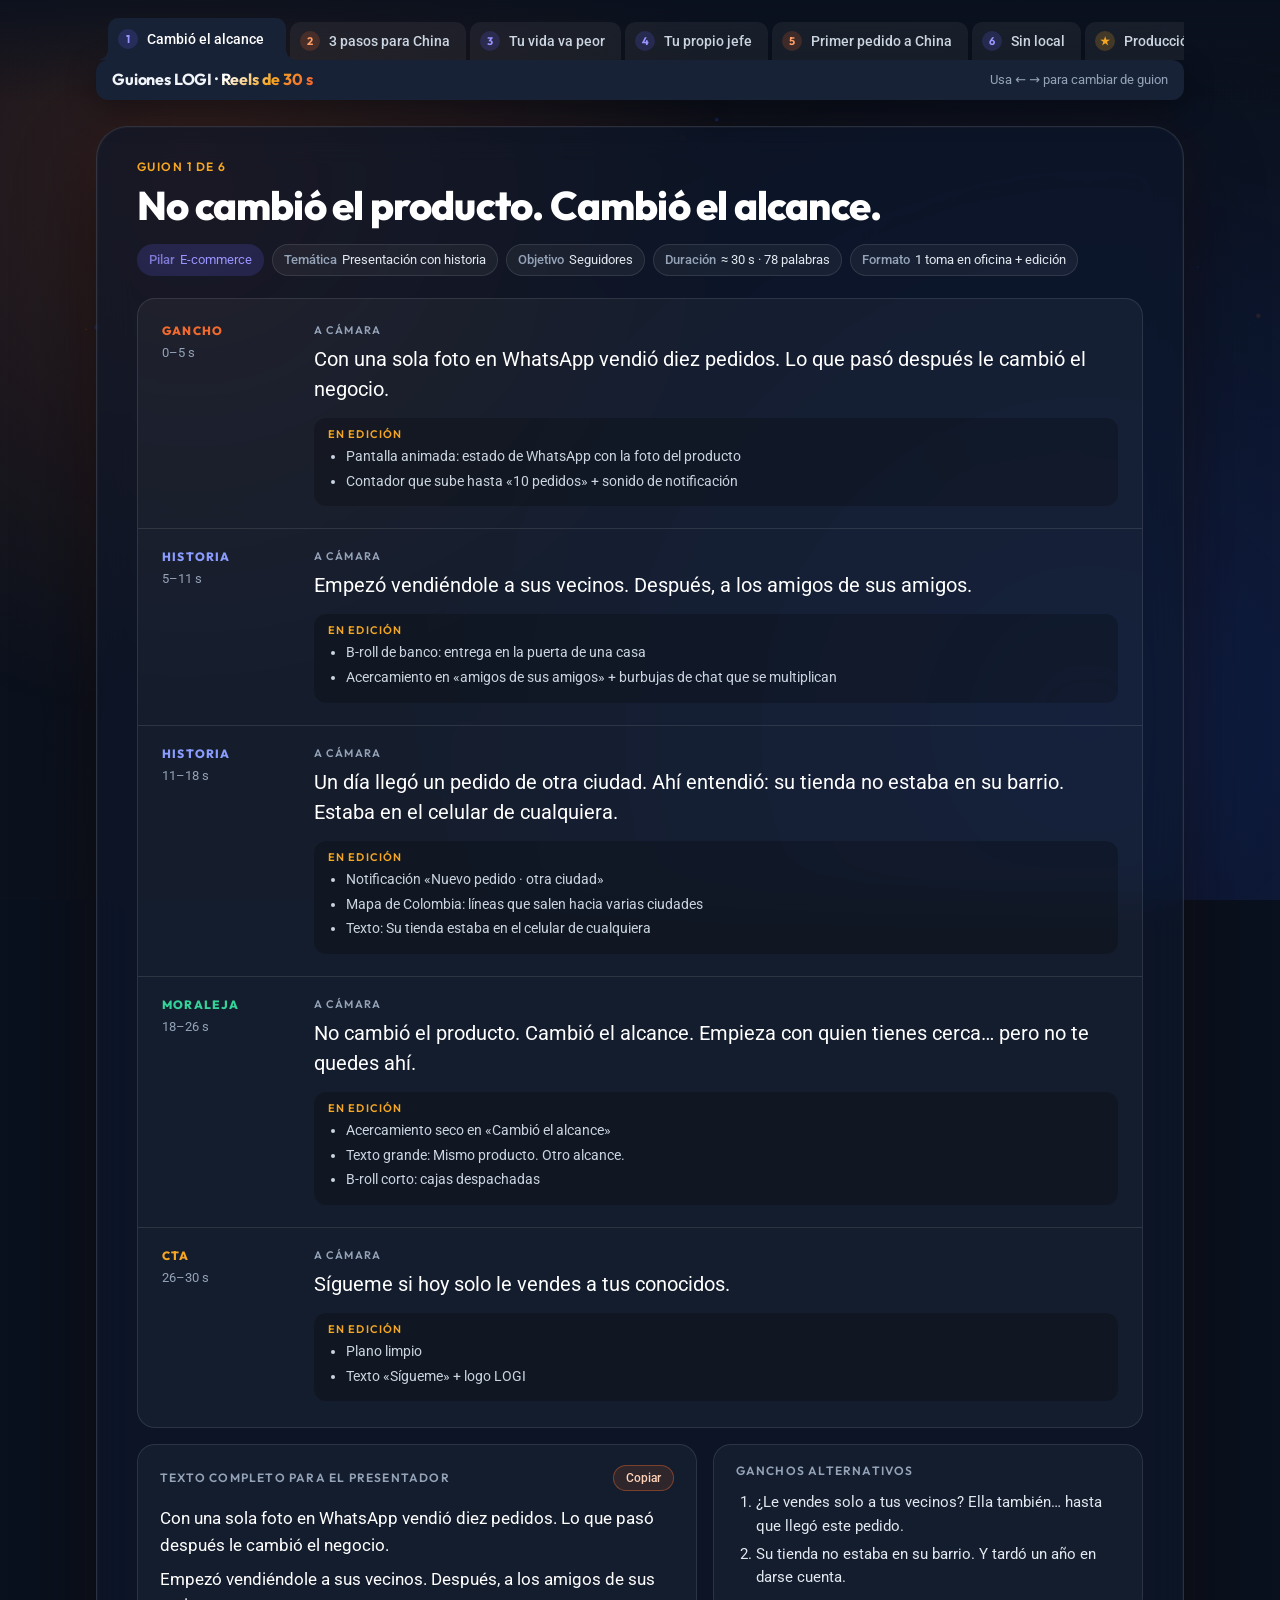
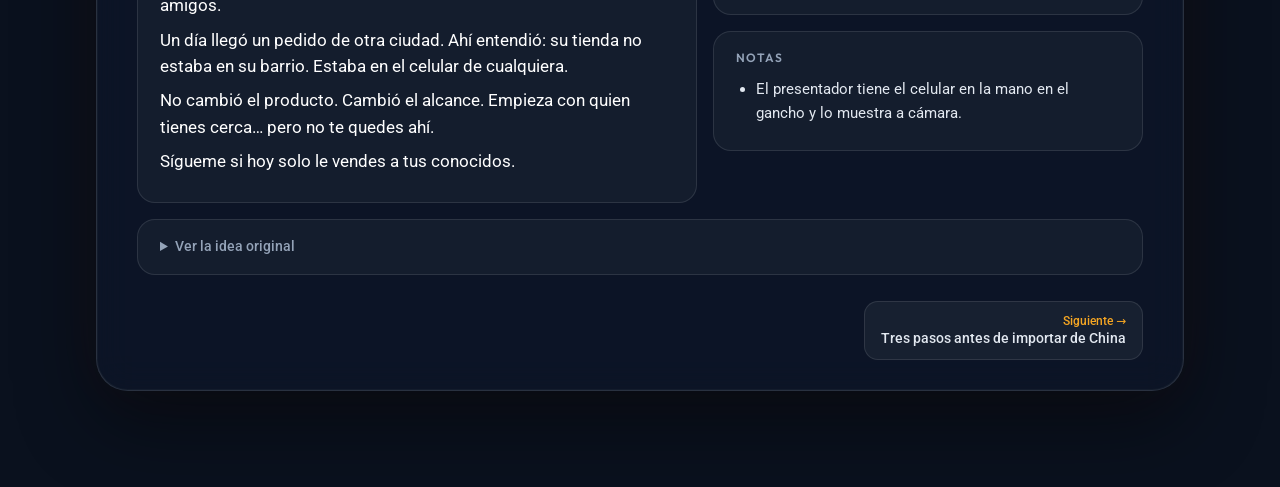
<file: guiones.html>
<!doctype html>
<html lang="es">
<head>
<meta charset="utf-8">
<meta name="viewport" content="width=device-width, initial-scale=1">
<title>Guiones LOGI</title>
<link rel="preconnect" href="https://fonts.googleapis.com">
<link rel="preconnect" href="https://fonts.gstatic.com" crossorigin>
<link href="https://fonts.googleapis.com/css2?family=Outfit:wght@400;500;600;700;800&family=Roboto:wght@300;400;500;700&display=swap" rel="stylesheet">
<style>
  /* Paleta LogiGho (tomada de la página de carga) */
  :root {
    color-scheme: dark;
    --azul: #1e40af;
    --azul-claro: #6c63ff;
    --navy: #0E2C46;
    --naranja: #F26A2E;
    --naranja-claro: #F5A623;
    --rojo: #E52535;
    --verde: #34d399;
    --fondo: #0a111e;
    --ink: #f1f5f9;
    --muted: #94a3b8;
    --line: rgba(255,255,255,.10);
    --soft: rgba(255,255,255,.05);
    --chrome: rgb(24, 34, 54);           /* pestaña activa + barra */
    --cloud: rgba(14, 24, 42, .66);      /* nube de contenido */
    --ecom: #9b95ff; --ecom-bg: rgba(108,99,255,.18);
    --imp: #ff9d66;  --imp-bg: rgba(242,106,46,.18);
    --gancho: var(--naranja);
    --historia: #8b9cff;
    --moraleja: var(--verde);
    --cta: var(--naranja-claro);
    --font-main: 'Roboto', system-ui, -apple-system, "Segoe UI", sans-serif;
    --font-display: 'Outfit', 'Roboto', sans-serif;
  }

  /* Tonos del fondo: cambian con cada pestaña (animables) */
  @property --g1 { syntax: '<color>'; inherits: true; initial-value: rgba(242,106,46,.15); }
  @property --g2 { syntax: '<color>'; inherits: true; initial-value: rgba(30,64,175,.25); }
  @property --g1x { syntax: '<percentage>'; inherits: true; initial-value: 15%; }
  @property --g1y { syntax: '<percentage>'; inherits: true; initial-value: 20%; }
  @property --g2x { syntax: '<percentage>'; inherits: true; initial-value: 85%; }
  @property --g2y { syntax: '<percentage>'; inherits: true; initial-value: 80%; }

  * { box-sizing: border-box; }
  html, body { margin: 0; }
  body {
    min-height: 100vh;
    color: var(--ink);
    font: 16px/1.55 var(--font-main);
    background-color: var(--fondo);
    background-image:
      linear-gradient(rgba(10,17,30,.88), rgba(10,17,30,.94)),
      url('[data-uri]');
    background-size: cover;
    background-position: center;
    background-attachment: fixed;
    overflow-x: hidden;
  }
  .glow {
    position: fixed; inset: 0; z-index: 0; pointer-events: none;
    background:
      radial-gradient(circle at var(--g1x) var(--g1y), var(--g1), transparent 42%),
      radial-gradient(circle at var(--g2x) var(--g2y), var(--g2), transparent 52%);
    transition: --g1 1.2s ease, --g2 1.2s ease, --g1x 1.4s ease, --g1y 1.4s ease, --g2x 1.4s ease, --g2y 1.4s ease;
  }
  #particles { position: fixed; inset: 0; width: 100%; height: 100%; pointer-events: none; z-index: 1; opacity: .65; }

  /* ---------- Encabezado tipo Chrome ---------- */
  header.top { position: sticky; top: 0; z-index: 10; padding-top: 10px; background: linear-gradient(rgba(10,17,30,.85), rgba(10,17,30,0)); }
  .strip { max-width: 1120px; margin: 0 auto; padding: 0 16px; }
  nav.tabs {
    display: flex; align-items: flex-end; gap: 4px;
    overflow-x: auto; overflow-y: hidden; scrollbar-width: none;
    padding: 8px 12px 0;
  }
  nav.tabs::-webkit-scrollbar { display: none; }
  nav.tabs button {
    --float-delay: 0s;
    position: relative; flex: 0 0 auto;
    display: flex; align-items: center; gap: 9px;
    height: 38px; padding: 0 16px 0 10px;
    border: 0; border-radius: 10px 10px 0 0;
    background: rgba(255,255,255,.06);
    color: #cbd5e1; font: 500 14px/1 var(--font-main);
    cursor: pointer; white-space: nowrap;
    backdrop-filter: blur(8px);
    animation: flotar 3.2s ease-in-out infinite;
    animation-delay: var(--float-delay);
    transition: background .25s ease, color .25s ease;
  }
  nav.tabs button:hover { background: rgba(255,255,255,.12); color: #fff; }
  nav.tabs button .num {
    width: 20px; height: 20px; border-radius: 50%; display: grid; place-items: center;
    font: 700 11px/1 var(--font-display); background: rgba(255,255,255,.12); color: #fff;
  }
  nav.tabs button.ecom .num { background: var(--ecom-bg); color: var(--ecom); }
  nav.tabs button.imp .num { background: var(--imp-bg); color: var(--imp); }
  nav.tabs button.prod .num { background: rgba(245,166,35,.2); color: var(--naranja-claro); }

  /* Pestaña activa: se une a la barra, con las curvas de Chrome abajo */
  nav.tabs button[aria-selected="true"] {
    animation: none; transform: none;
    background: var(--chrome); color: #fff; z-index: 2;
    height: 42px; padding-right: 22px;
    backdrop-filter: none;
  }
  nav.tabs button[aria-selected="true"]::before,
  nav.tabs button[aria-selected="true"]::after {
    content: ""; position: absolute; bottom: 0; width: 10px; height: 10px; pointer-events: none;
  }
  nav.tabs button[aria-selected="true"]::before { left: -10px; background: radial-gradient(circle at 0 0, transparent 9.5px, var(--chrome) 10px); }
  nav.tabs button[aria-selected="true"]::after  { right: -10px; background: radial-gradient(circle at 100% 0, transparent 9.5px, var(--chrome) 10px); }

  @keyframes flotar {
    0%, 100% { transform: translateY(0); }
    50% { transform: translateY(-4px); }
  }

  .bar {
    display: flex; align-items: center; justify-content: space-between; gap: 12px; flex-wrap: wrap;
    background: var(--chrome); border-radius: 12px; padding: 10px 16px;
    box-shadow: 0 10px 30px rgba(0,0,0,.35);
  }
  .bar h1 { margin: 0; font: 700 16px/1.2 var(--font-display); letter-spacing: -.01em; }
  .bar h1 em { font-style: normal; background: linear-gradient(135deg, #fff 10%, var(--naranja-claro) 55%, var(--naranja) 90%); -webkit-background-clip: text; background-clip: text; color: transparent; }
  .bar span { color: var(--muted); font-size: 13px; }

  /* ---------- Nube de contenido ---------- */
  main { position: relative; z-index: 2; max-width: 1120px; margin: 0 auto; padding: 26px 16px 96px; }
  .slide { display: none; }
  .slide.active {
    display: block;
    background: var(--cloud);
    backdrop-filter: blur(18px) saturate(1.2);
    -webkit-backdrop-filter: blur(18px) saturate(1.2);
    border: 1px solid rgba(255,255,255,.12);
    border-radius: 32px;
    padding: 34px clamp(16px, 4vw, 40px) 30px;
    box-shadow: 0 30px 80px rgba(0,0,0,.45), 0 0 0 1px rgba(255,255,255,.03) inset, 0 0 60px rgba(242,106,46,.06);
    animation: nube .55s cubic-bezier(.16,1,.3,1);
  }
  @keyframes nube { from { opacity: 0; transform: translateY(18px) scale(.985); } to { opacity: 1; transform: none; } }

  .head { margin-bottom: 22px; }
  .eyebrow { color: var(--naranja-claro); font: 600 12px/1 var(--font-display); text-transform: uppercase; letter-spacing: .12em; }
  .head h2 { font: 800 clamp(26px, 4.4vw, 40px)/1.12 var(--font-display); margin: 10px 0 16px; letter-spacing: -.02em; color: #fff; }
  .chips { display: flex; flex-wrap: wrap; gap: 8px; }
  .chip { font-size: 13px; padding: 5px 11px; border-radius: 999px; background: var(--soft); border: 1px solid var(--line); color: #e2e8f0; }
  .chip b { font-weight: 500; color: var(--muted); margin-right: 5px; }
  .chip.ecom { background: var(--ecom-bg); color: var(--ecom); border-color: transparent; }
  .chip.imp { background: var(--imp-bg); color: var(--imp); border-color: transparent; }
  .chip.ecom b, .chip.imp b { color: inherit; opacity: .75; }

  .flag { margin: 0 0 20px; padding: 12px 16px; border-radius: 14px; background: rgba(242,106,46,.12); border: 1px solid rgba(242,106,46,.35); font-size: 14px; color: #ffd2b8; }

  .card { background: rgba(255,255,255,.04); border: 1px solid var(--line); border-radius: 18px; }
  .beats { padding: 4px 0; }
  .beat { display: grid; grid-template-columns: 132px 1fr; gap: 20px; padding: 22px 24px; border-top: 1px solid var(--line); }
  .beat:first-child { border-top: 0; }
  .label { display: flex; flex-direction: column; gap: 6px; }
  .label .tag { font: 800 12px/1 var(--font-display); letter-spacing: .1em; text-transform: uppercase; }
  .label .time { font-size: 13px; color: var(--muted); font-variant-numeric: tabular-nums; }
  .beat.gancho .tag { color: var(--gancho); }
  .beat.historia .tag { color: var(--historia); }
  .beat.moraleja .tag { color: var(--moraleja); }
  .beat.cta .tag { color: var(--cta); }
  .voz { font-size: 20px; line-height: 1.5; margin: 0; font-weight: 400; color: #fff; }
  .voz::before { content: "A cámara"; display: block; font: 600 11px/1 var(--font-display); letter-spacing: .1em; text-transform: uppercase; color: var(--muted); margin-bottom: 8px; }
  .edit { margin-top: 14px; padding: 11px 14px; background: rgba(0,0,0,.22); border-radius: 12px; font-size: 14px; color: #cbd5e1; }
  .edit strong { display: block; font: 600 11px/1 var(--font-display); letter-spacing: .1em; text-transform: uppercase; color: var(--naranja-claro); margin-bottom: 6px; }
  .edit ul { margin: 0; padding-left: 18px; }
  .edit li { margin: 3px 0; }

  .grid2 { display: grid; grid-template-columns: 1.3fr 1fr; gap: 16px; margin-top: 16px; }
  .panel { padding: 20px 22px; }
  .panel h3 { font: 600 12px/1 var(--font-display); text-transform: uppercase; letter-spacing: .1em; color: var(--muted); margin: 0 0 14px; display: flex; justify-content: space-between; gap: 8px; align-items: center; }
  .prompter p { margin: 0 0 8px; font-size: 17px; color: #fff; }
  .copy { font: 500 12px/1 var(--font-main); text-transform: none; letter-spacing: 0; border: 1px solid rgba(242,106,46,.4); background: rgba(242,106,46,.12); color: #ffd2b8; border-radius: 999px; padding: 6px 12px; cursor: pointer; transition: background .2s; }
  .copy:hover { background: rgba(242,106,46,.25); }
  .panel ol, .panel ul { margin: 0; padding-left: 20px; }
  .panel li { margin: 5px 0; font-size: 15px; color: #e2e8f0; }
  .stack { display: flex; flex-direction: column; gap: 16px; }

  details.orig { margin-top: 16px; }
  details.orig summary { cursor: pointer; padding: 16px 22px; font-weight: 500; font-size: 14px; color: var(--muted); }
  details.orig .body { padding: 0 22px 18px; white-space: pre-line; color: var(--muted); font-size: 15px; }

  .pager { display: flex; justify-content: space-between; gap: 12px; margin-top: 26px; }
  .pager button { font: 500 14px/1.35 var(--font-main); border: 1px solid var(--line); background: rgba(255,255,255,.05); color: #e2e8f0; padding: 11px 16px; border-radius: 14px; cursor: pointer; max-width: 48%; text-align: left; transition: all .25s ease; }
  .pager button:hover { background: rgba(242,106,46,.15); border-color: rgba(242,106,46,.4); color: #fff; transform: translateY(-2px); }
  .pager button:disabled { visibility: hidden; }
  .pager .hint { color: var(--naranja-claro); font-size: 12px; display: block; }

  .prod h3 { font: 700 16px/1.2 var(--font-display); text-transform: none; letter-spacing: 0; color: #fff; }
  .legend { display: flex; flex-wrap: wrap; gap: 16px; font-size: 14px; color: #cbd5e1; }
  .legend span { display: inline-flex; align-items: center; gap: 6px; }
  .dot { width: 10px; height: 10px; border-radius: 50%; display: inline-block; }

  @media (max-width: 760px) {
    .beat { grid-template-columns: 1fr; gap: 10px; padding: 18px 16px; }
    .label { flex-direction: row; gap: 10px; align-items: baseline; }
    .voz { font-size: 18px; }
    .grid2 { grid-template-columns: 1fr; }
    .panel { padding: 18px 16px; }
    .slide.active { border-radius: 24px; }
  }
  @media (prefers-reduced-motion: reduce) {
    nav.tabs button, .slide.active { animation: none !important; }
  }
  @media print {
    header.top, .pager, .copy, .glow, #particles { display: none; }
    body { background: #fff; color: #000; }
    .slide { display: block !important; page-break-after: always; background: none !important; box-shadow: none !important; }
    .voz, .prompter p, .head h2 { color: #000; }
  }
</style>
</head>
<body>
<div class="glow" id="glow"></div>
<canvas id="particles"></canvas>
<header class="top">
  <div class="strip">
    <nav class="tabs" id="tabs" role="tablist"></nav>
    <div class="bar">
      <h1>Guiones LOGI · <em>Reels de 30 s</em></h1>
      <span>Usa ← → para cambiar de guion</span>
    </div>
  </div>
</header>
<main id="main"></main>

<script>
const GUIONES = [
  {
    titulo: "No cambió el producto. Cambió el alcance.",
    pilar: "E-commerce", tematica: "Presentación con historia", objetivo: "Seguidores",
    beats: [
      { tipo: "Gancho", t: "0–5 s", voz: "Con una sola foto en WhatsApp vendió diez pedidos. Lo que pasó después le cambió el negocio.",
        edit: ["Pantalla animada: estado de WhatsApp con la foto del producto", "Contador que sube hasta «10 pedidos» + sonido de notificación"] },
      { tipo: "Historia", t: "5–11 s", voz: "Empezó vendiéndole a sus vecinos. Después, a los amigos de sus amigos.",
        edit: ["B-roll de banco: entrega en la puerta de una casa", "Acercamiento en «amigos de sus amigos» + burbujas de chat que se multiplican"] },
      { tipo: "Historia", t: "11–18 s", voz: "Un día llegó un pedido de otra ciudad. Ahí entendió: su tienda no estaba en su barrio. Estaba en el celular de cualquiera.",
        edit: ["Notificación «Nuevo pedido · otra ciudad»", "Mapa de Colombia: líneas que salen hacia varias ciudades", "Texto: Su tienda estaba en el celular de cualquiera"] },
      { tipo: "Moraleja", t: "18–26 s", voz: "No cambió el producto. Cambió el alcance. Empieza con quien tienes cerca… pero no te quedes ahí.",
        edit: ["Acercamiento seco en «Cambió el alcance»", "Texto grande: Mismo producto. Otro alcance.", "B-roll corto: cajas despachadas"] },
      { tipo: "CTA", t: "26–30 s", voz: "Sígueme si hoy solo le vendes a tus conocidos.",
        edit: ["Plano limpio", "Texto «Sígueme» + logo LOGI"] }
    ],
    alternativas: ["¿Le vendes solo a tus vecinos? Ella también… hasta que llegó este pedido.", "Su tienda no estaba en su barrio. Y tardó un año en darse cuenta."],
    notas: ["El presentador tiene el celular en la mano en el gancho y lo muestra a cámara."],
    original: "Empezó vendiéndole a sus vecinos.\nUna foto en el estado de WhatsApp. Diez pedidos.\nDespués, los amigos de sus amigos.\nUn día llegó un pedido de otra ciudad.\nAhí entendió algo.\nLa tienda no estaba en su barrio. Estaba en el celular de cualquiera.\nNo cambió el producto. Cambió el alcance.\nEmpieza con quien tienes cerca. Pero no te quedes ahí.\nSígueme si hoy solo le vendes a tus conocidos."
  },
  {
    titulo: "Tres pasos antes de importar de China",
    pilar: "Importación", tematica: "Tutorial práctico", objetivo: "Guardados",
    beats: [
      { tipo: "Gancho", t: "0–4 s", voz: "Tres pasos antes de que importes de China. El tercero nadie lo hace.",
        edit: ["Texto: 1 · 2 · 3, con el 3 tapado con un signo de pregunta", "El presentador marca «tres» con los dedos"] },
      { tipo: "Historia", t: "4–8 s", voz: "Uno: busca quién ya lo vende aquí, y a cuánto.",
        edit: ["Número «1» grande en pantalla", "Pantalla de búsqueda en un marketplace con precios resaltados"] },
      { tipo: "Historia", t: "8–17 s", voz: "Dos: revisa al proveedor. Que lleve años vendiendo y te mande video, no fotos. Y págale solo por la plataforma, nunca por transferencia directa.",
        edit: ["Número «2» + checklist que aparece punto por punto: ✓ Años vendiendo · ✓ Video, no fotos · ✓ Pago por la plataforma", "Texto en rojo: ✗ Transferencia directa = tu dinero sin protección"] },
      { tipo: "Historia", t: "17–25 s", voz: "Tres, el que nadie hace: antes de pagar, cotiza con un agente de carga cuánto cuesta traerlo a tu puerta.",
        edit: ["Número «3» + acercamiento", "Gráfico: producto + flete = la ganancia se encoge", "Texto: Muchos descubren el flete cuando ya pagaron"] },
      { tipo: "Moraleja", t: "25–28 s", voz: "Primero la cuenta. Después la compra.",
        edit: ["Texto grande, una frase por corte"] },
      { tipo: "CTA", t: "28–30 s", voz: "Guarda este video antes de importar.",
        edit: ["Icono de guardar animado + logo LOGI"] }
    ],
    alternativas: ["Antes de pagarle a un proveedor chino, haz esto.", "El error que se come la ganancia de casi todos los que importan por primera vez."],
    notas: ["Para que quepa en 30 s quité «Si nadie lo vende, pregúntate por qué», y la frase «Muchos descubren el flete cuando ya pagaron» pasó a texto en pantalla.", "«Por la plataforma» = pagar dentro de Alibaba, 1688 u otra plataforma, donde el dinero queda protegido si el pedido sale mal.", "Otra opción: el paso 3 solo da para su propio video («El paso que nadie hace antes de importar»)."],
    original: "Tres pasos antes de que importes de China.\nEl tercero nadie lo hace.\nUno. Busca quién ya lo vende aquí, y a cuánto.\nSi nadie lo vende, pregúntate por qué.\nDos. Revisa al proveedor antes de pagarle.\nCuántos años lleva vendiendo. Pídele un video del producto, no fotos.\nY paga por la plataforma. Nunca por fuera.\nTres. El que nadie hace.\nAntes de pagarle al proveedor, llama a un agente de carga.\nPregúntale cuánto cuesta traerlo hasta tu puerta.\nMucha gente descubre el flete cuando ya pagó, y ahí se le va la ganancia.\nPrimero la cuenta. Después la compra.\nGuarda este video antes de que importes."
  },
  {
    titulo: "Si sientes que tu vida va peor, puede que vayas bien",
    pilar: "E-commerce", tematica: "Superación", objetivo: "Seguidores",
    flag: "Esta idea solo tenía título. Escribí el guion completo y propuse el pilar y la temática: revísalos.",
    beats: [
      { tipo: "Gancho", t: "0–4 s", voz: "¿Sientes que tu vida es un desastre desde que empezaste a cambiarla? Puede que vayas bien.",
        edit: ["Subtítulo grande en «desastre»", "Pausa breve antes de «Puede que vayas bien»"] },
      { tipo: "Historia", t: "4–15 s", voz: "Cuando empiezas algo nuevo —un negocio, vender por internet— todo se siente peor. Trabajas más, vendes poco y nadie te aplaude. Y lo que antes era cómodo, ahora pesa.",
        edit: ["B-roll: persona trabajando de noche con el computador", "Textos cortos: + trabajo · − ventas · 0 aplausos"] },
      { tipo: "Moraleja", t: "15–25 s", voz: "Eso no es fracaso. Es el precio de salir de donde estabas. La incomodidad es la señal de que te estás moviendo.",
        edit: ["Acercamiento en «Eso no es fracaso»", "Texto: La incomodidad es señal de movimiento"] },
      { tipo: "CTA", t: "25–30 s", voz: "Sígueme si estás en esa etapa y no piensas devolverte.",
        edit: ["Plano limpio + «Sígueme» + logo LOGI"] }
    ],
    alternativas: ["¿Consideras que tu vida es una mierda? Tal vez es porque empezaste a cambiarla. (Más fuerte, pero la grosería puede bajar el alcance y no sirve para pauta.)"],
    notas: ["El tono es cercano, no de motivador: mejor hablarlo despacio y sin sonreír en el gancho."],
    original: "EMPEZASTE A HACER CAMBIOS EN TU VIDA – CONSIDERAS QUE TU VIDA ES UNA MIERDA?"
  },
  {
    titulo: "Trabaja desde casa y sé tu propio jefe: la otra mitad",
    pilar: "E-commerce", tematica: "Superación", objetivo: "Seguidores",
    flag: "Esta idea solo tenía título. Escribí el guion completo y propuse el pilar y la temática: revísalos.",
    beats: [
      { tipo: "Gancho", t: "0–5 s", voz: "«Trabaja desde casa y sé tu propio jefe». Te lo vendieron bonito. Te falta la otra mitad.",
        edit: ["Texto estilo anuncio barato con brillos: «¡Sé tu propio jefe!»", "Se rompe o se tacha cuando dice «la otra mitad»"] },
      { tipo: "Historia", t: "5–18 s", voz: "Ser tu propio jefe significa que nadie te pone horario… pero nadie te paga si no vendes. Tu casa es oficina, bodega y punto de despacho. Y el jefe más exigente vas a ser tú.",
        edit: ["B-roll: sala llena de cajas", "Textos que se apilan: oficina · bodega · despacho"] },
      { tipo: "Moraleja", t: "18–26 s", voz: "Sí se puede. Pero no es libertad para trabajar menos. Es libertad para decidir en qué trabajas.",
        edit: ["Acercamiento en «decidir en qué trabajas»"] },
      { tipo: "CTA", t: "26–30 s", voz: "Sígueme si quieres hacerlo en serio.",
        edit: ["Plano limpio + «Sígueme» + logo LOGI"] }
    ],
    alternativas: ["Ser tu propio jefe tiene una parte que nadie te cuenta.", "Trabajar desde casa no es trabajar menos."],
    notas: ["Conecta con LOGI sin venderlo: si la casa deja de ser bodega, eso lo resuelve la logística. Puede ir en el texto final."],
    original: "TRABAJA DESDE CASA Y SÉ TU PROPIO JEFE"
  },
  {
    titulo: "Así es casi siempre el primer pedido a China",
    pilar: "Importación", tematica: "Presentación con historia", objetivo: "Seguidores",
    beats: [
      { tipo: "Gancho", t: "0–3 s", voz: "Así es casi siempre el primer pedido a China.",
        edit: ["Texto: «Primer pedido a China» con caja animada"] },
      { tipo: "Historia", t: "3–13 s", voz: "Quinientas unidades, porque salían más baratas. Te dijeron diez días; llegaron en cuarenta. La mitad venía distinta a la foto. Y el proveedor dejó de contestar.",
        edit: ["Contador: 500 unidades", "Calendario: 10 → 40 días", "Pantalla dividida: foto del proveedor vs. producto real", "Chat en «visto», sin respuesta"] },
      { tipo: "Moraleja", t: "13–24 s", voz: "Ese pedido enseña más que cualquier curso: a pedir muestra, a pagar por la plataforma y a cotizar el flete antes. El segundo pedido es más pequeño… y deja más.",
        edit: ["Checklist que aparece punto por punto: ✓ muestra · ✓ plataforma · ✓ flete", "Acercamiento en «y deja más»"] },
      { tipo: "CTA", t: "24–30 s", voz: "Importar se aprende pidiendo pequeño. Sígueme si vas por tu primer pedido.",
        edit: ["Plano limpio + «Sígueme» + logo LOGI"] }
    ],
    alternativas: ["Mi primer pedido a China fue un desastre. Y casi todos son así.", "500 unidades, 40 días y un proveedor que no contesta."],
    notas: ["Funciona muy bien junto al guion 2: puede publicarse justo antes o justo después."],
    original: "Así es casi siempre el primer pedido a China.\nQuinientas unidades, porque salían más baratas.\nTe dijeron diez días. Llegaron en cuarenta.\nLa mitad venía distinta a la foto.\nY el proveedor dejó de contestar.\nEse pedido enseña más que cualquier curso.\nA pedir muestra. A pagar por la plataforma. A cotizar el flete antes.\nEl segundo pedido es más pequeño. Y deja más.\nImportar no se aprende leyendo. Se aprende pidiendo pequeño.\nSígueme si vas por tu primer pedido."
  },
  {
    titulo: "No necesitas un local para vender",
    pilar: "E-commerce", tematica: "Superación", objetivo: "Guardados",
    beats: [
      { tipo: "Gancho", t: "0–4 s", voz: "No necesitas un local para vender. Necesitas un teléfono y un plan.",
        edit: ["El presentador levanta el celular en «un teléfono»", "Texto: Local ✗ · Teléfono + plan ✓"] },
      { tipo: "Historia", t: "4–17 s", voz: "Antes, abrir un negocio era pagar arriendo, mostrador y empleado, aunque no entrara nadie. Hoy tu vitrina es Instagram, abierta las veinticuatro horas. Y hay empresas que guardan, empacan y envían por ti. Tú solo vendes.",
        edit: ["B-roll: local vacío con aviso «Se arrienda»", "Pantalla de un perfil de Instagram de tienda", "B-roll de bodega LOGI empacando (aquí entra la marca)"] },
      { tipo: "Moraleja", t: "17–26 s", voz: "Ojo: no es dinero fácil. Sin local, el esfuerzo no desaparece; cambia de lugar. Ya no pagas arriendo. Pagas con disciplina.",
        edit: ["Acercamiento en «Ojo»", "Texto: Ya no pagas arriendo. Pagas con disciplina."] },
      { tipo: "CTA", t: "26–30 s", voz: "Guarda esto y deja de esperar el local para empezar.",
        edit: ["Icono de guardar animado + logo LOGI"] }
    ],
    alternativas: ["Deja de esperar el local para empezar a vender.", "Tu vitrina ya está abierta las 24 horas. Y no pagas arriendo."],
    notas: ["Es el guion donde LOGI entra de forma más natural: la bodega que guarda, empaca y envía."],
    original: "No necesitas un local para vender.\nNecesitas un teléfono y un plan.\nAntes, abrir un negocio era pagar arriendo, un mostrador y un empleado, aunque no entrara nadie.\nHoy tu vitrina es Instagram.\nY está abierta las veinticuatro horas.\n¿Y el inventario? Hay empresas que lo guardan, lo empacan y lo envían por ti.\nTú haces lo único que nadie puede hacer por ti. Vender.\nOjo. Esto no es dinero fácil.\nSin local, el esfuerzo no desaparece. Cambia de lugar.\nYa no pagas arriendo. Pagas con disciplina.\nGuarda esto y deja de esperar el local para empezar."
  }
];

const PRODUCCION = {
  titulo: "Cómo se graban todos",
  grabar: [
    "Una sola toma: presentador en la oficina, plano medio, hablando a cámara.",
    "Grabar en 4K si se puede y con espacio alrededor, para hacer acercamientos en edición sin perder calidad.",
    "Decirlo de corrido. Si se equivoca, repite la frase y se corta después.",
    "Ritmo ágil: unas 2,6 palabras por segundo. Cada guion tiene entre 70 y 85 palabras."
  ],
  editar: [
    "2 o 3 acercamientos por video: simulan una segunda cámara.",
    "Las pantallas de celular (WhatsApp, chats, notificaciones) se arman en edición: no hay que grabarlas.",
    "B-roll: máximo 2 clips por video, de banco de imágenes o de la bodega LOGI. Si no hay, se reemplazan con texto.",
    "Subtítulos en todo el video, con las palabras clave resaltadas.",
    "Ningún plano debe durar más de 4 s sin un cambio (acercamiento, texto o B-roll).",
    "Cierre igual en todos: texto del CTA + logo LOGI."
  ]
};

const pilarClass = p => p === "Importación" ? "imp" : "ecom";
const el = (tag, cls, txt) => { const e = document.createElement(tag); if (cls) e.className = cls; if (txt != null) e.textContent = txt; return e; };
const words = s => s.trim().split(/\s+/).length;

const tabs = document.getElementById("tabs");
const main = document.getElementById("main");
const slides = [];

function chip(label, value, cls) {
  const c = el("span", "chip" + (cls ? " " + cls : ""));
  c.append(el("b", null, label), document.createTextNode(value));
  return c;
}

GUIONES.forEach((g, i) => {
  const s = el("section", "slide");
  const head = el("div", "head");
  head.append(el("div", "eyebrow", "Guion " + (i + 1) + " de " + GUIONES.length));
  head.append(el("h2", null, g.titulo));
  const total = g.beats.reduce((n, b) => n + words(b.voz), 0);
  const chips = el("div", "chips");
  chips.append(
    chip("Pilar", g.pilar, pilarClass(g.pilar)),
    chip("Temática", g.tematica),
    chip("Objetivo", g.objetivo),
    chip("Duración", "≈ " + Math.round(total / 2.6) + " s · " + total + " palabras"),
    chip("Formato", "1 toma en oficina + edición")
  );
  head.append(chips);
  s.append(head);
  if (g.flag) s.append(el("p", "flag", g.flag));

  const beats = el("div", "card beats");
  g.beats.forEach(b => {
    const row = el("div", "beat " + b.tipo.toLowerCase());
    const lab = el("div", "label");
    lab.append(el("span", "tag", b.tipo), el("span", "time", b.t));
    const body = el("div");
    body.append(el("p", "voz", b.voz));
    const ed = el("div", "edit");
    ed.append(el("strong", null, "En edición"));
    const ul = el("ul");
    b.edit.forEach(x => ul.append(el("li", null, x)));
    ed.append(ul);
    body.append(ed);
    row.append(lab, body);
    beats.append(row);
  });
  s.append(beats);

  const grid = el("div", "grid2");
  const prompter = el("div", "card panel prompter");
  const h = el("h3");
  h.append(document.createTextNode("Texto completo para el presentador"));
  const btn = el("button", "copy", "Copiar");
  const fullText = g.beats.map(b => b.voz).join("\n");
  btn.onclick = () => {
    navigator.clipboard.writeText(fullText).then(() => { btn.textContent = "Copiado"; setTimeout(() => btn.textContent = "Copiar", 1500); }).catch(() => {});
  };
  h.append(btn);
  prompter.append(h);
  g.beats.forEach(b => prompter.append(el("p", null, b.voz)));

  const side = el("div", "stack");
  const alt = el("div", "card panel");
  alt.append(el("h3", null, "Ganchos alternativos"));
  const ol = el("ol"); g.alternativas.forEach(a => ol.append(el("li", null, a))); alt.append(ol);
  const notas = el("div", "card panel");
  notas.append(el("h3", null, "Notas"));
  const ul2 = el("ul"); g.notas.forEach(a => ul2.append(el("li", null, a))); notas.append(ul2);
  side.append(alt, notas);
  grid.append(prompter, side);
  s.append(grid);

  const det = el("details", "card orig");
  det.append(el("summary", null, "Ver la idea original"));
  det.append(el("div", "body", g.original));
  s.append(det);

  slides.push({ s, label: g.titulo, cls: pilarClass(g.pilar), num: String(i + 1) });
});

// Producción
(() => {
  const s = el("section", "slide");
  const head = el("div", "head");
  head.append(el("div", "eyebrow", "Aplica a todos los guiones"));
  head.append(el("h2", null, PRODUCCION.titulo));
  const leg = el("div", "legend");
  [["Gancho", "--gancho"], ["Historia", "--historia"], ["Moraleja", "--moraleja"], ["CTA", "--cta"]].forEach(([n, v]) => {
    const sp = el("span"); const d = el("i", "dot"); d.style.background = "var(" + v + ")"; sp.append(d, document.createTextNode(n)); leg.append(sp);
  });
  head.append(leg);
  s.append(head);
  const grid = el("div", "grid2");
  [["Grabación", PRODUCCION.grabar], ["Edición", PRODUCCION.editar]].forEach(([t, items]) => {
    const p = el("div", "card panel prod");
    p.append(el("h3", null, t));
    const ul = el("ul"); items.forEach(x => ul.append(el("li", null, x))); p.append(ul);
    grid.append(p);
  });
  s.append(grid);
  slides.push({ s, label: "Producción", cls: "", num: "★" });
})();

const CORTOS = ["Cambió el alcance", "3 pasos para China", "Tu vida va peor", "Tu propio jefe", "Primer pedido a China", "Sin local", "Producción"];
slides.forEach((sl, i) => {
  const b = el("button", sl.cls || "prod");
  b.setAttribute("role", "tab");
  b.style.setProperty("--float-delay", (-i * 0.45) + "s");
  b.append(el("span", "num", sl.num), document.createTextNode(CORTOS[i]));
  b.title = sl.label;
  b.onclick = () => show(i);
  tabs.append(b);
  sl.tab = b;

  const pager = el("div", "pager");
  const prev = el("button"), next = el("button");
  if (i > 0) { prev.append(el("span", "hint", "← Anterior"), document.createTextNode(slides[i - 1].label)); prev.onclick = () => show(i - 1); } else prev.disabled = true;
  if (i < slides.length - 1) { next.append(el("span", "hint", "Siguiente →"), document.createTextNode(slides[i + 1].label)); next.onclick = () => show(i + 1); next.style.textAlign = "right"; } else next.disabled = true;
  pager.append(prev, next);
  sl.s.append(pager);
  main.append(sl.s);
});

// Tono del fondo por pestaña: [color 1, color 2, x1, y1, x2, y2]
const TONOS = [
  ["rgba(242,106,46,.16)", "rgba(30,64,175,.28)", 15, 20, 85, 80],
  ["rgba(245,166,35,.18)", "rgba(16,25,89,.40)", 80, 15, 20, 85],
  ["rgba(108,99,255,.20)", "rgba(242,106,46,.14)", 20, 75, 80, 20],
  ["rgba(229,37,53,.14)", "rgba(30,64,175,.30)", 50, 10, 50, 95],
  ["rgba(242,106,46,.22)", "rgba(108,99,255,.18)", 85, 70, 10, 25],
  ["rgba(16,185,129,.12)", "rgba(30,64,175,.30)", 25, 30, 75, 90],
  ["rgba(245,166,35,.16)", "rgba(229,37,53,.14)", 70, 40, 25, 75]
];
const glow = document.getElementById("glow");
function tono(i) {
  const [c1, c2, x1, y1, x2, y2] = TONOS[i % TONOS.length];
  const st = glow.style;
  st.setProperty("--g1", c1); st.setProperty("--g2", c2);
  st.setProperty("--g1x", x1 + "%"); st.setProperty("--g1y", y1 + "%");
  st.setProperty("--g2x", x2 + "%"); st.setProperty("--g2y", y2 + "%");
}

let current = 0;
function show(i) {
  current = Math.max(0, Math.min(slides.length - 1, i));
  tono(current);
  slides.forEach((sl, j) => {
    sl.s.classList.toggle("active", j === current);
    sl.tab.setAttribute("aria-selected", j === current ? "true" : "false");
  });
  slides[current].tab.scrollIntoView({ block: "nearest", inline: "nearest" });
  history.replaceState(null, "", "#" + (current + 1));
  window.scrollTo(0, 0);
}
document.addEventListener("keydown", e => {
  if (e.target.closest("input, textarea")) return;
  if (e.key === "ArrowRight") show(current + 1);
  if (e.key === "ArrowLeft") show(current - 1);
});
show((parseInt(location.hash.slice(1), 10) || 1) - 1);

// Partículas de fondo (mismo efecto de la página de carga LOGI)
(() => {
  const cv = document.getElementById("particles");
  const ctx = cv.getContext("2d");
  const reduce = matchMedia("(prefers-reduced-motion: reduce)").matches;
  const fit = () => { cv.width = innerWidth; cv.height = innerHeight; };
  addEventListener("resize", fit); fit();
  const P = Array.from({ length: 38 }, () => nueva({}));
  function nueva(p) {
    p.x = Math.random() * cv.width; p.y = Math.random() * cv.height;
    p.r = Math.random() * 2.2 + 0.8;
    p.vx = (Math.random() - .5) * .45; p.vy = (Math.random() - .5) * .45;
    p.c = Math.random() > .45 ? "rgba(242,106,46," : "rgba(30,64,175,";
    p.o = Math.random() * .5 + .15;
    return p;
  }
  function frame() {
    ctx.clearRect(0, 0, cv.width, cv.height);
    for (let i = 0; i < P.length; i++) {
      const p = P[i];
      if (!reduce) { p.x += p.vx; p.y += p.vy; }
      if (p.x < 0 || p.x > cv.width || p.y < 0 || p.y > cv.height) nueva(p);
      ctx.beginPath(); ctx.arc(p.x, p.y, p.r, 0, Math.PI * 2);
      ctx.fillStyle = p.c + p.o + ")"; ctx.fill();
      for (let j = i + 1; j < P.length; j++) {
        const d = Math.hypot(p.x - P[j].x, p.y - P[j].y);
        if (d < 110) {
          ctx.beginPath(); ctx.strokeStyle = "rgba(242,106,46," + (0.08 * (1 - d / 110)) + ")";
          ctx.lineWidth = .6; ctx.moveTo(p.x, p.y); ctx.lineTo(P[j].x, P[j].y); ctx.stroke();
        }
      }
    }
    if (!reduce) requestAnimationFrame(frame);
  }
  frame();
})();
</script>
</body>
</html>
</file>
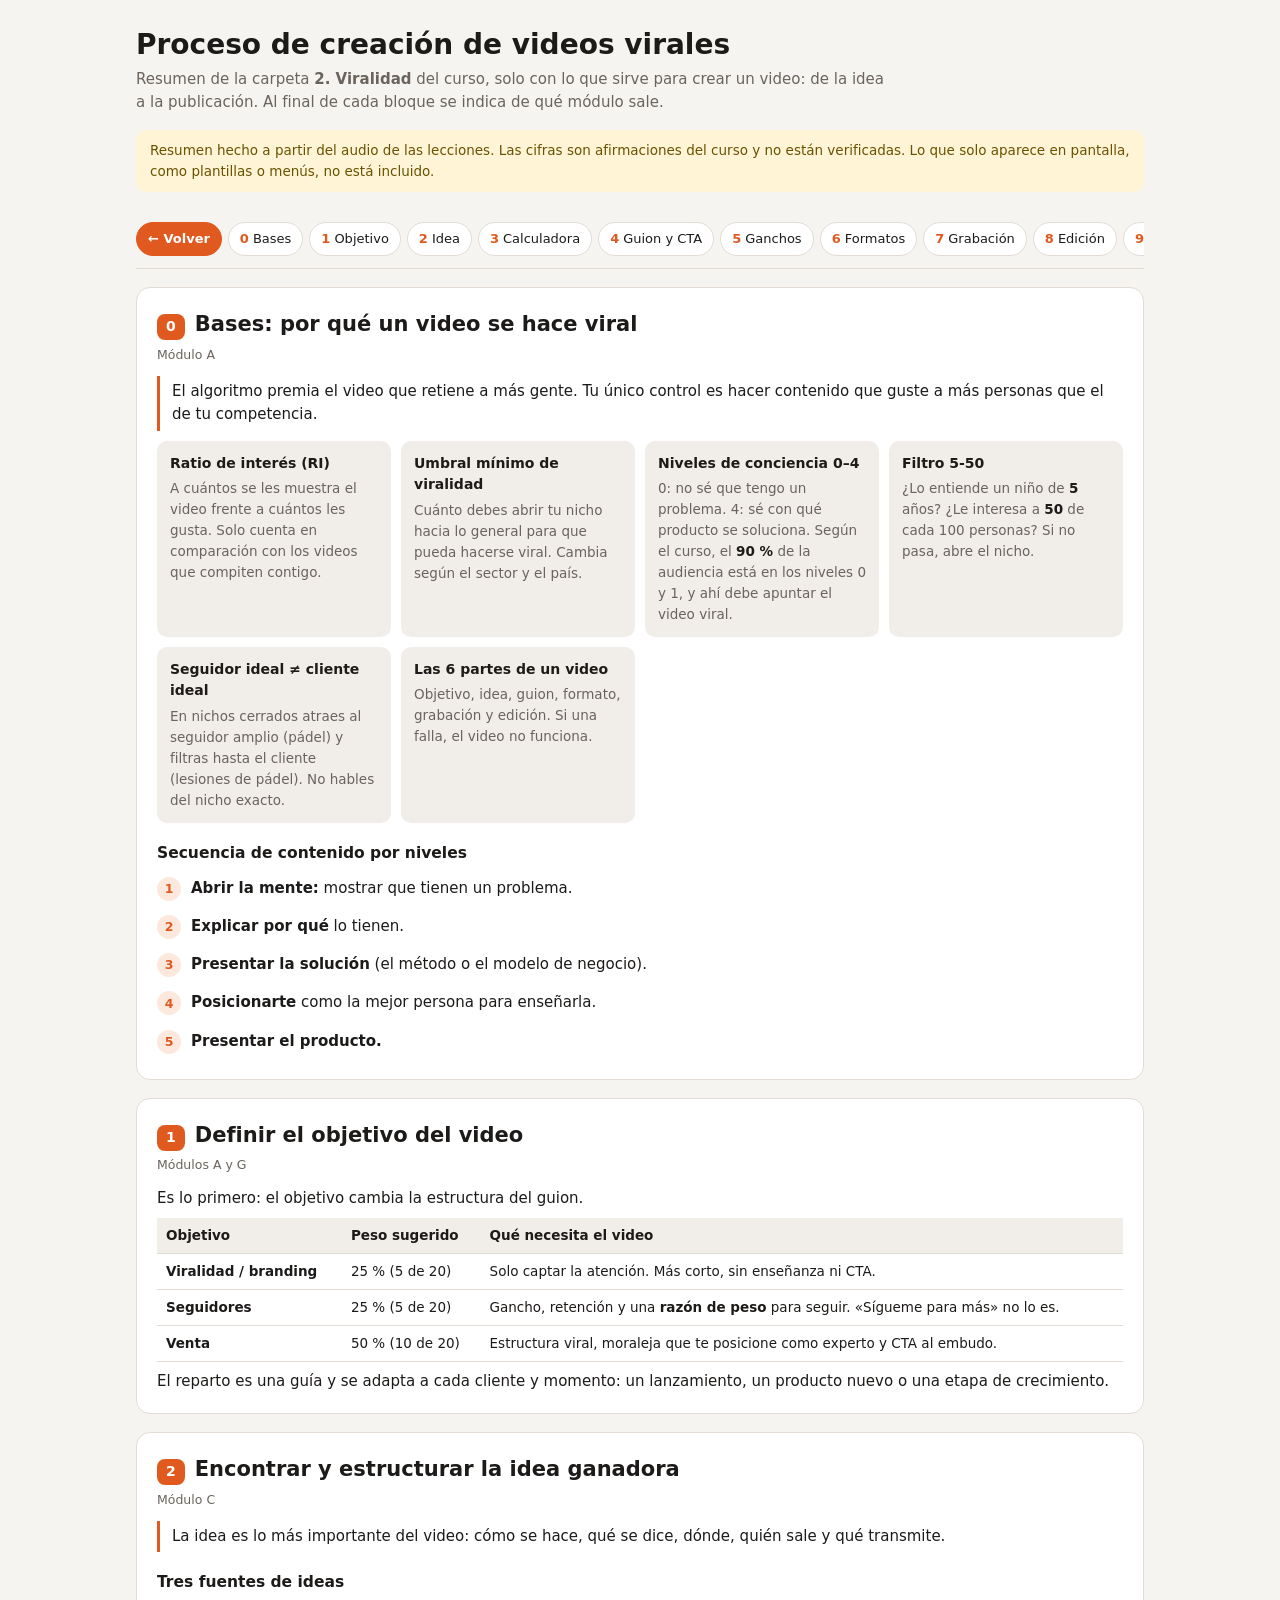
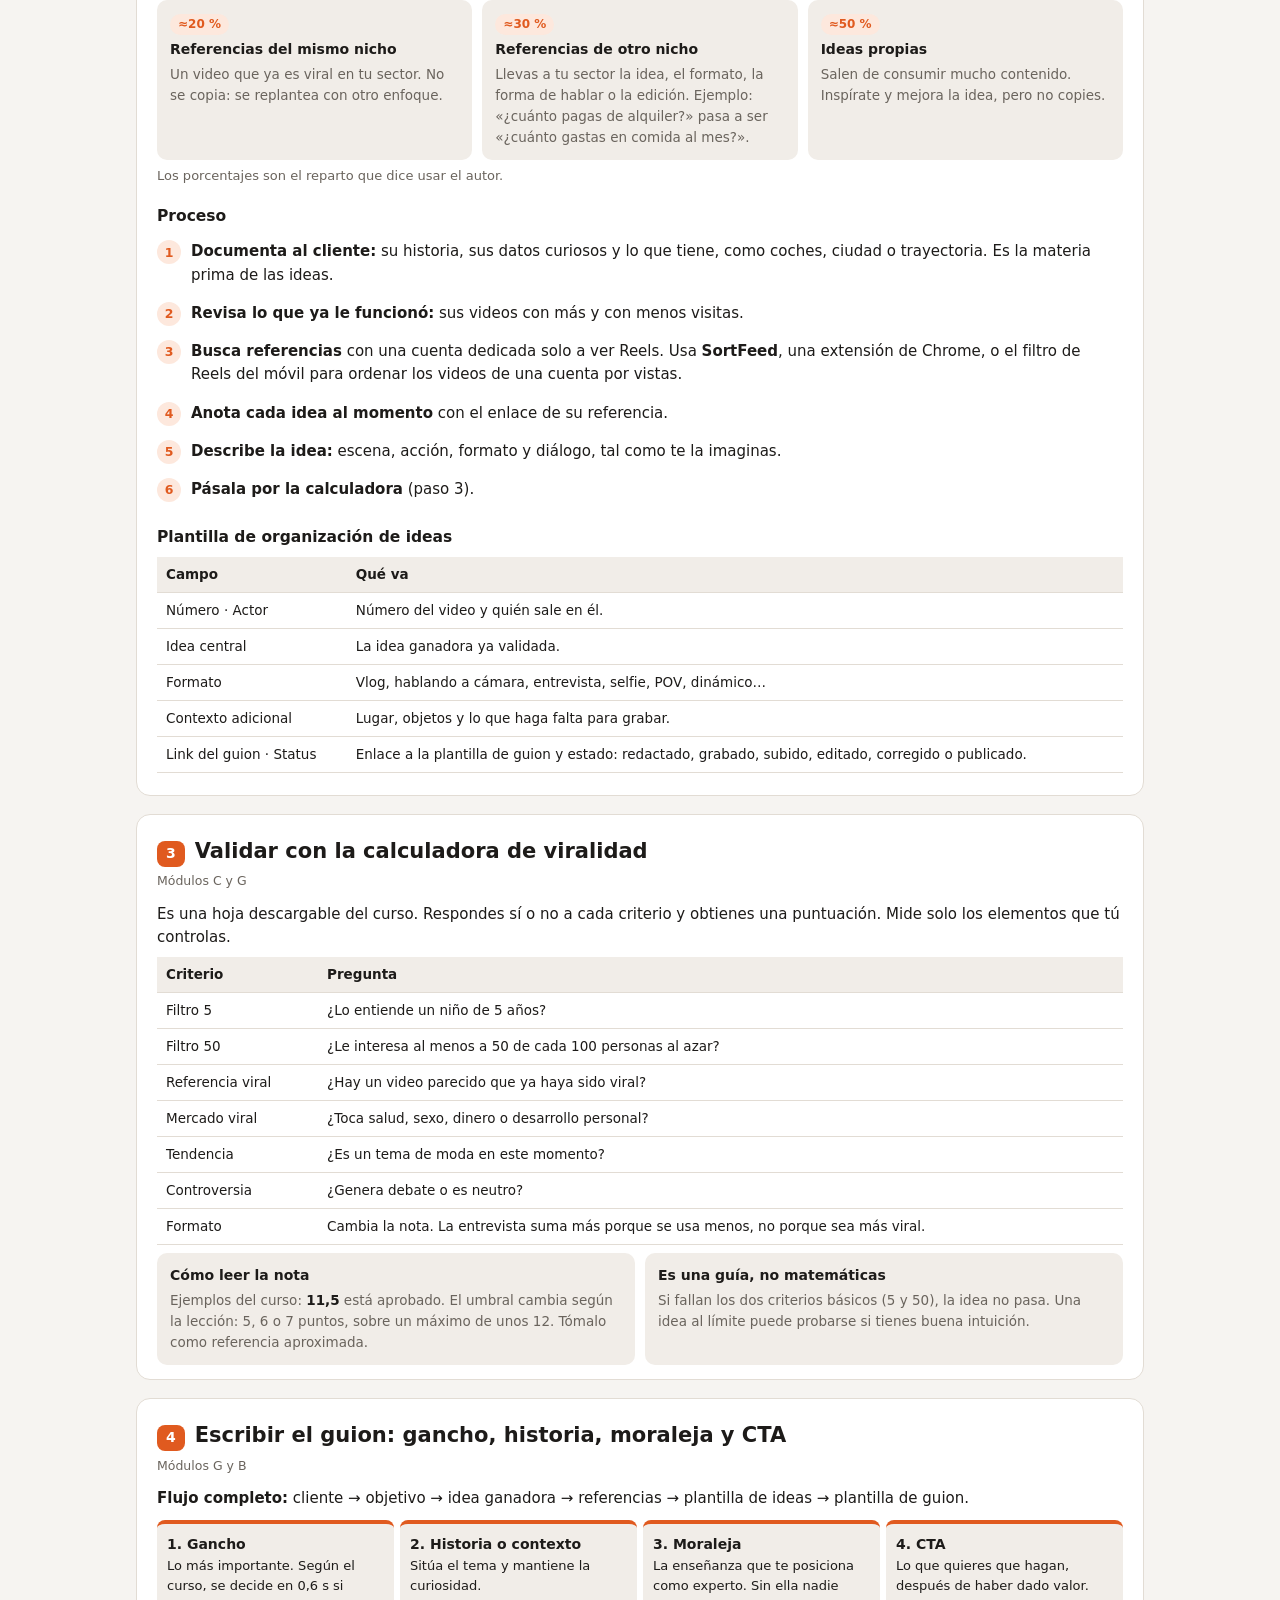
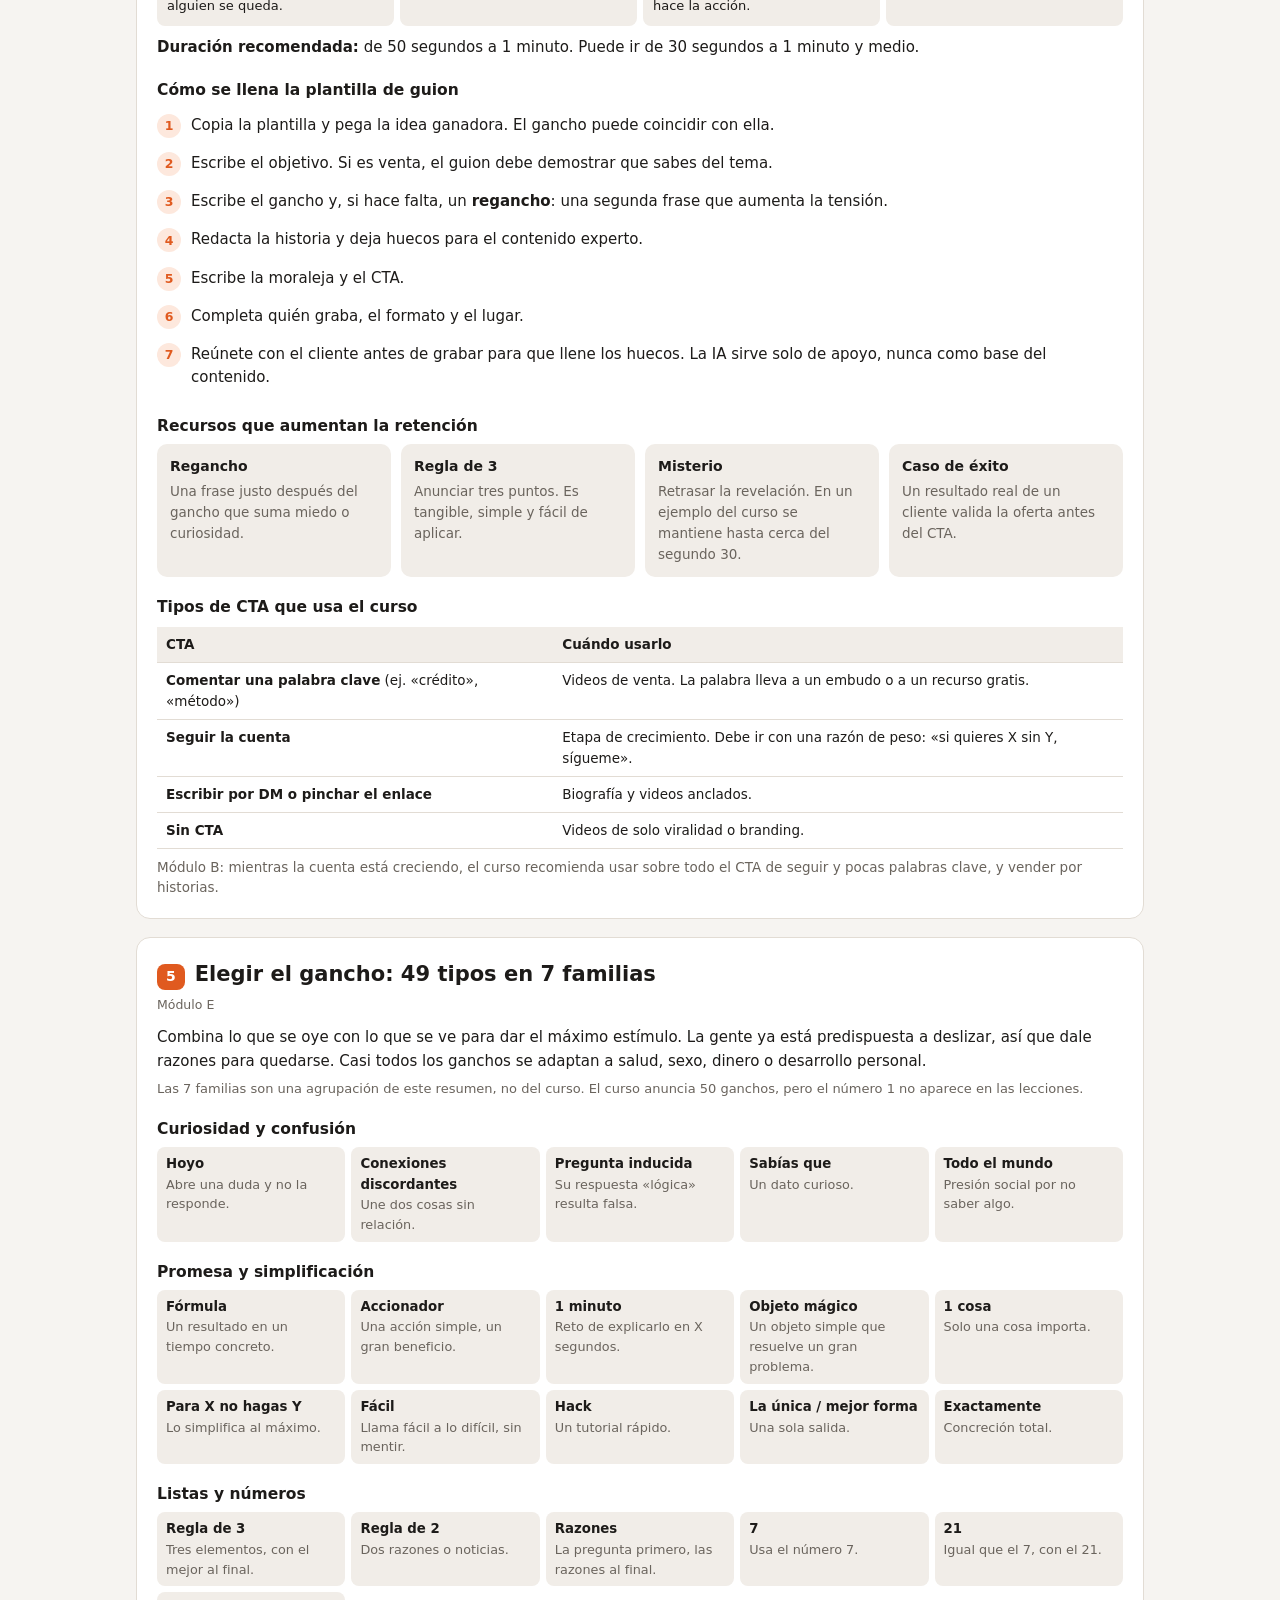
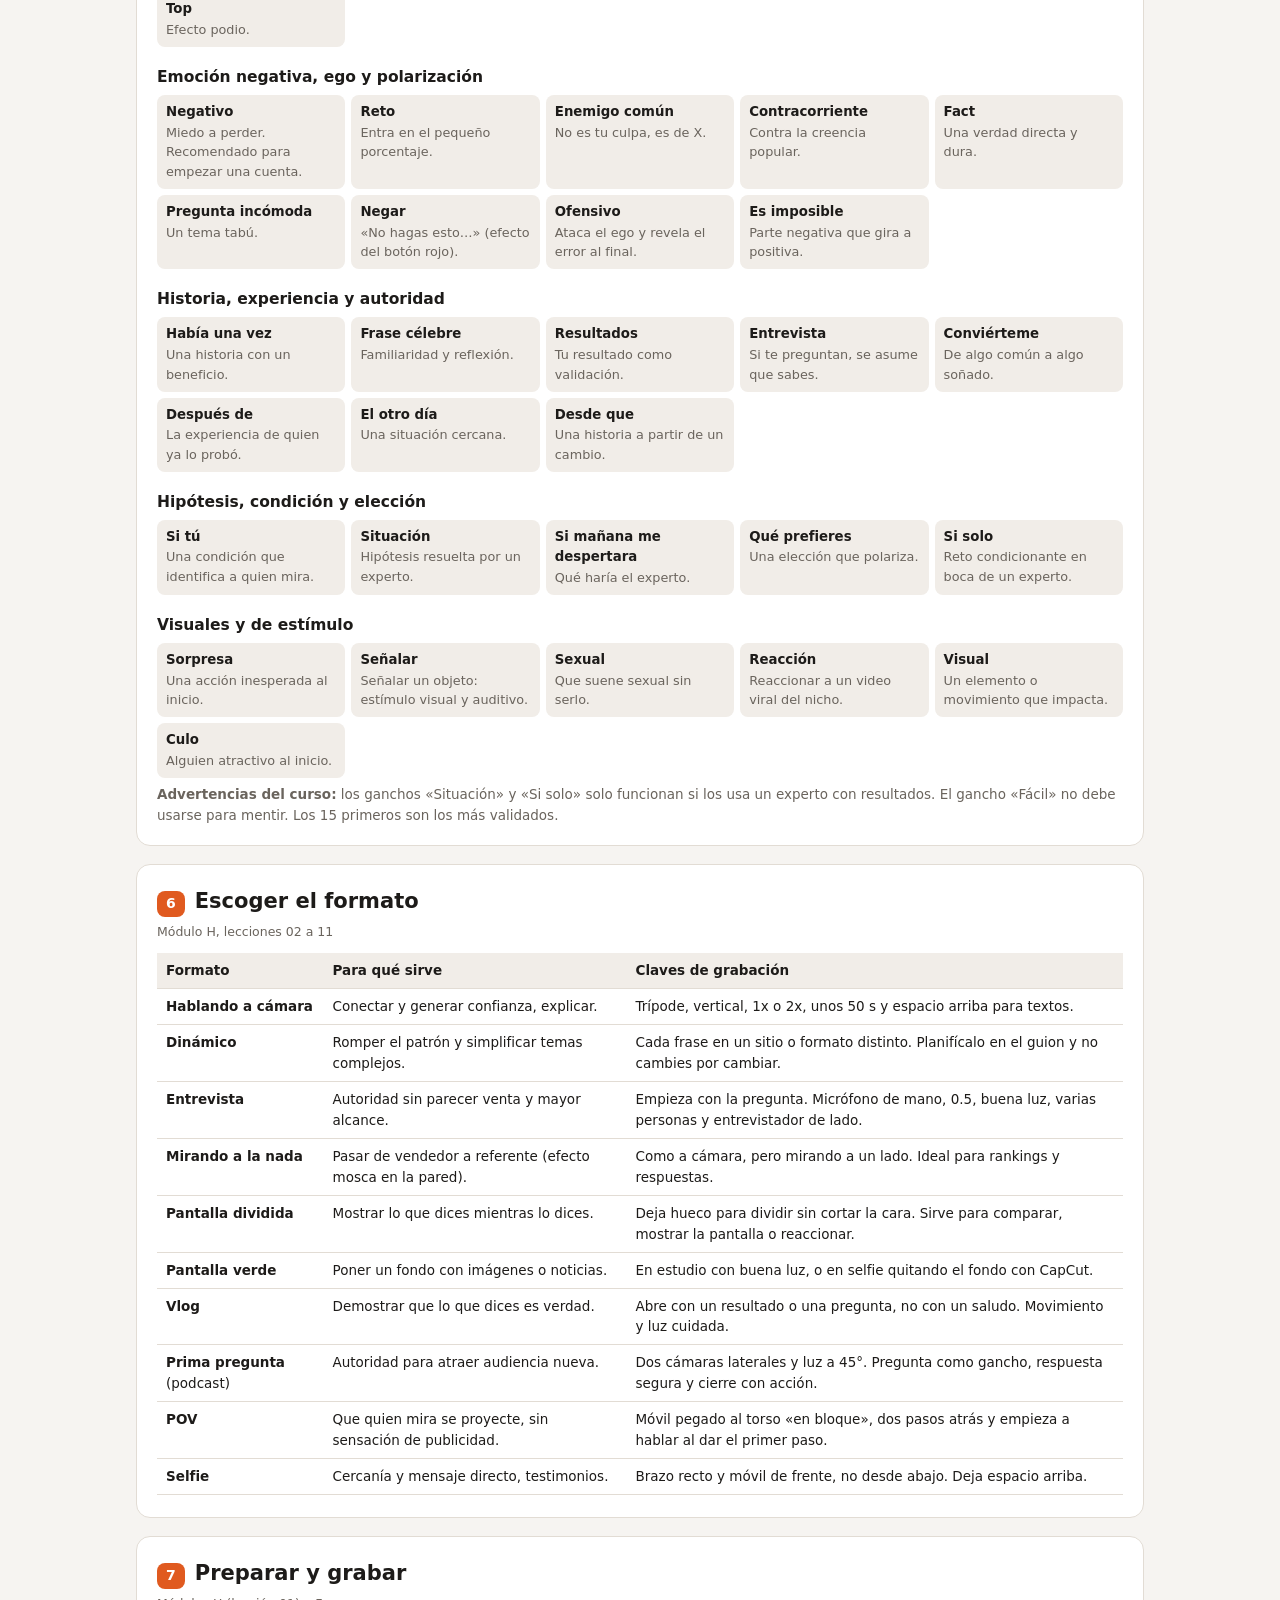
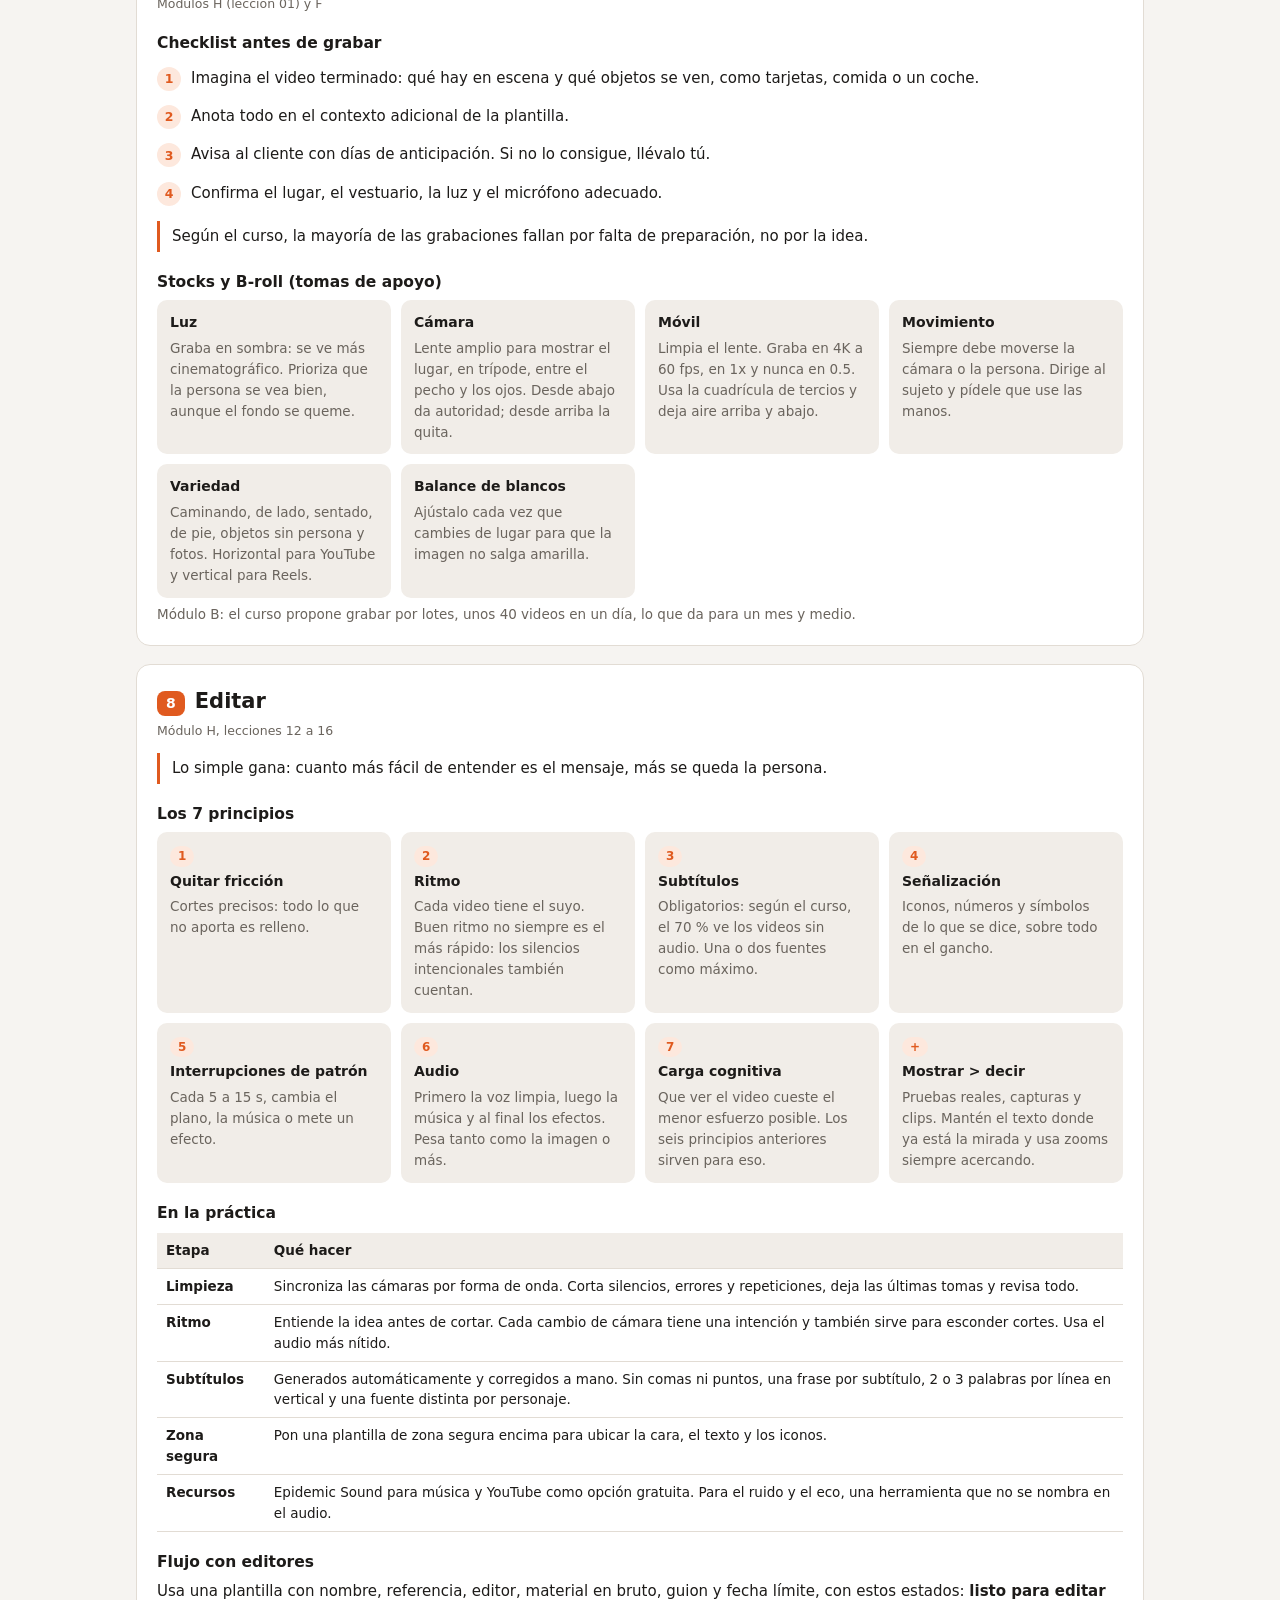
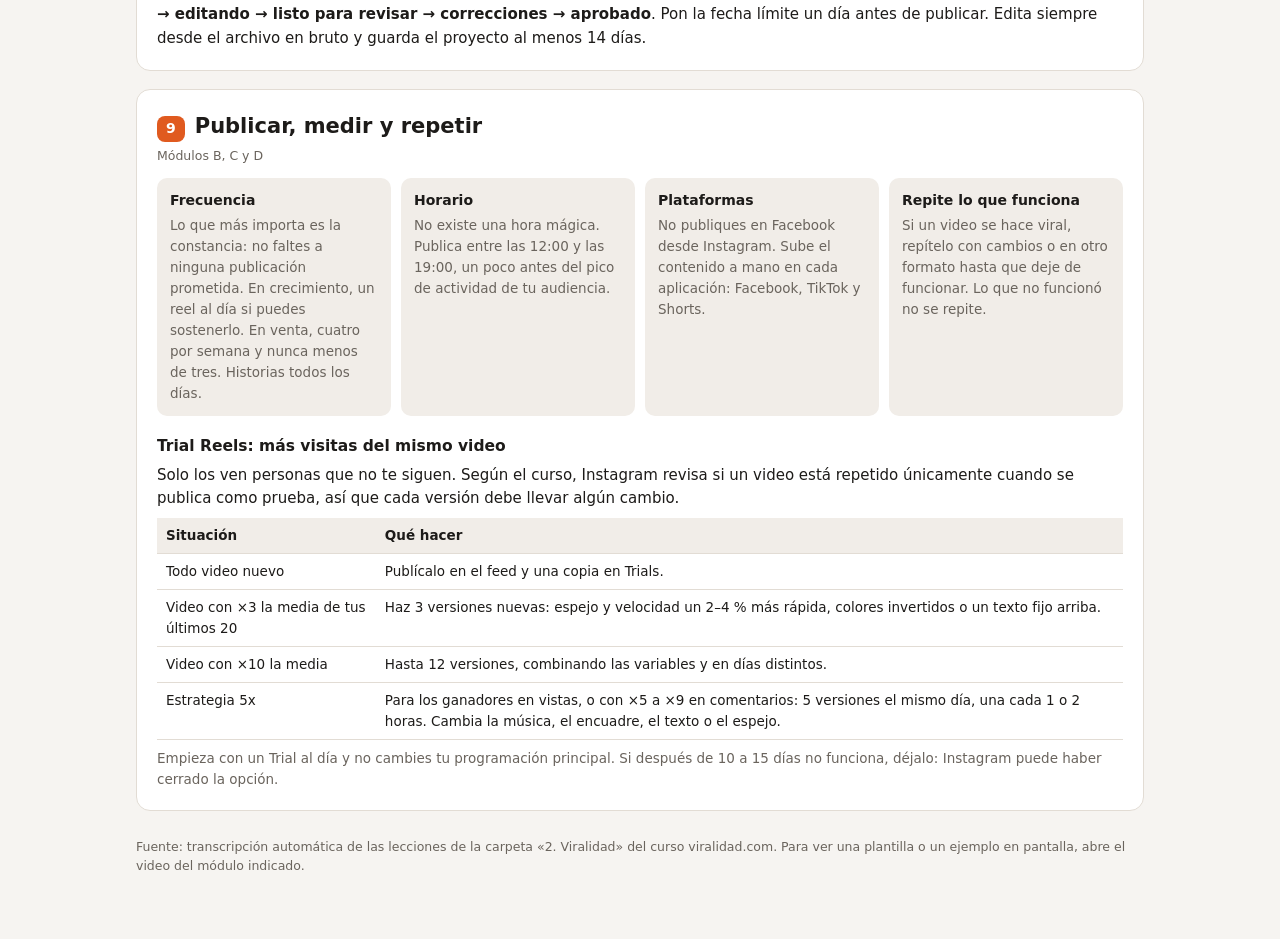
<file: proceso.html>
<!doctype html>
<html lang="es">
<head>
<meta charset="utf-8">
<meta name="viewport" content="width=device-width, initial-scale=1">
<title>Proceso de videos virales</title>
<link rel="icon" type="image/svg+xml" href="favicon.svg">
<style>
:root{
  --bg:#f6f4f1; --panel:#ffffff; --panel2:#f1ede8; --text:#1d1b19; --muted:#6a645d; --line:#e2dcd4;
  --accent:#e05a1f; --accent-soft:#fde8dd; --ok:#2f7d4f; --warn-bg:#fff4d6; --warn-text:#6b5200;
}
@media (prefers-color-scheme: dark){
  :root:not([data-theme="light"]){
    --bg:#141210; --panel:#1e1b18; --panel2:#272320; --text:#f1ece6; --muted:#a59d94; --line:#36302b;
    --accent:#f26a2e; --accent-soft:#3a2418; --ok:#6fc391; --warn-bg:#3a3018; --warn-text:#f0d58a;
  }
}
:root[data-theme="dark"]{
  --bg:#141210; --panel:#1e1b18; --panel2:#272320; --text:#f1ece6; --muted:#a59d94; --line:#36302b;
  --accent:#f26a2e; --accent-soft:#3a2418; --ok:#6fc391; --warn-bg:#3a3018; --warn-text:#f0d58a;
}
*{box-sizing:border-box}
html{scroll-behavior:smooth}
body{margin:0;background:var(--bg);color:var(--text);font:15px/1.55 system-ui,-apple-system,"Segoe UI",Roboto,sans-serif}
.wrap{max-width:1040px;margin:0 auto;padding:28px 16px 64px}
header h1{font-size:28px;line-height:1.2;margin:0 0 6px}
header p{margin:0;color:var(--muted);max-width:760px}
.note{background:var(--warn-bg);color:var(--warn-text);border-radius:10px;padding:10px 14px;margin:16px 0 0;font-size:13.5px}
nav{position:sticky;top:0;z-index:5;background:var(--bg);padding:12px 0;margin:18px 0 8px;border-bottom:1px solid var(--line);display:flex;gap:6px;overflow-x:auto;scrollbar-width:thin}
nav a{flex:0 0 auto;text-decoration:none;color:var(--text);background:var(--panel);border:1px solid var(--line);padding:6px 11px;border-radius:999px;font-size:13px;white-space:nowrap}
nav a b{color:var(--accent);margin-right:4px}
nav a:hover{border-color:var(--accent)}
.flow{display:grid;grid-template-columns:repeat(auto-fit,minmax(110px,1fr));gap:8px;margin:18px 0 6px}
.flow a{display:block;text-decoration:none;color:var(--text);background:var(--panel);border:1px solid var(--line);border-radius:10px;padding:10px;font-size:13px;position:relative}
.flow a span{display:block;font-weight:700;color:var(--accent);font-size:18px}
section{background:var(--panel);border:1px solid var(--line);border-radius:14px;padding:20px 20px 14px;margin:18px 0;scroll-margin-top:70px}
section > h2{margin:0 0 4px;font-size:21px;display:flex;align-items:baseline;gap:10px}
section > h2 .n{background:var(--accent);color:#fff;border-radius:8px;font-size:14px;padding:2px 9px}
.src{color:var(--muted);font-size:12.5px;margin:0 0 12px}
h3{font-size:15.5px;margin:18px 0 6px}
p{margin:6px 0}
ul,ol{margin:6px 0;padding-left:20px}
li{margin:3px 0}
.grid{display:grid;grid-template-columns:repeat(auto-fit,minmax(220px,1fr));gap:10px}
.card{background:var(--panel2);border-radius:10px;padding:12px 13px}
.card h4{margin:0 0 4px;font-size:14px}
.card p{margin:0;font-size:13.5px;color:var(--muted)}
.card p b, .card p strong{color:var(--text)}
.tag{display:inline-block;background:var(--accent-soft);color:var(--accent);font-weight:600;font-size:12px;padding:1px 8px;border-radius:999px;margin-bottom:4px}
.tbl{overflow-x:auto;margin:8px 0}
table{border-collapse:collapse;width:100%;font-size:13.5px;min-width:520px}
th,td{text-align:left;vertical-align:top;padding:7px 9px;border-bottom:1px solid var(--line)}
th{background:var(--panel2);font-weight:600}
.steps{counter-reset:s;list-style:none;padding:0}
.steps li{counter-increment:s;position:relative;padding:6px 0 6px 34px}
.steps li::before{content:counter(s);position:absolute;left:0;top:6px;width:24px;height:24px;border-radius:50%;background:var(--accent-soft);color:var(--accent);font-weight:700;font-size:12.5px;display:flex;align-items:center;justify-content:center}
.timeline{display:grid;grid-template-columns:repeat(4,1fr);gap:6px;margin:10px 0}
.timeline div{background:var(--panel2);border-top:4px solid var(--accent);border-radius:8px;padding:10px;font-size:13px}
.timeline div b{display:block;font-size:14px}
.hooks{display:grid;grid-template-columns:repeat(auto-fill,minmax(180px,1fr));gap:6px;margin:6px 0 4px}
.hooks div{background:var(--panel2);border-radius:8px;padding:7px 9px;font-size:12.8px;color:var(--muted)}
.hooks div b{color:var(--text);display:block;font-size:13.3px}
.key{border-left:3px solid var(--accent);padding:4px 0 4px 12px;margin:10px 0;font-weight:500}
.ok{color:var(--ok);font-weight:600}
footer{color:var(--muted);font-size:12.5px;margin-top:26px}
@media (max-width:640px){
  header h1{font-size:23px}
  section{padding:16px 14px 10px}
  .timeline{grid-template-columns:1fr 1fr}
}
nav a.volver{background:var(--accent);color:#fff;border-color:var(--accent);font-weight:700}
nav a.volver:hover{filter:brightness(1.1)}
@media print{nav{display:none} section{break-inside:avoid-page}}
</style>
</head>
<body>
<div class="wrap">

<header>
  <h1>Proceso de creación de videos virales</h1>
  <p>Resumen de la carpeta <b>2. Viralidad</b> del curso, solo con lo que sirve para crear un video: de la idea a la publicación. Al final de cada bloque se indica de qué módulo sale.</p>
  <div class="note">Resumen hecho a partir del audio de las lecciones. Las cifras son afirmaciones del curso y no están verificadas. Lo que solo aparece en pantalla, como plantillas o menús, no está incluido.</div>
</header>


<nav>
  <a class="volver" href="./">← Volver</a><a href="#base"><b>0</b>Bases</a><a href="#objetivo"><b>1</b>Objetivo</a><a href="#idea"><b>2</b>Idea</a><a href="#calculadora"><b>3</b>Calculadora</a><a href="#guion"><b>4</b>Guion y CTA</a><a href="#ganchos"><b>5</b>Ganchos</a><a href="#formatos"><b>6</b>Formatos</a><a href="#grabar"><b>7</b>Grabación</a><a href="#edicion"><b>8</b>Edición</a><a href="#publicar"><b>9</b>Publicación</a>
</nav>

<!-- 0 -->
<section id="base">
  <h2><span class="n">0</span>Bases: por qué un video se hace viral</h2>
  <p class="src">Módulo A</p>
  <p class="key">El algoritmo premia el video que retiene a más gente. Tu único control es hacer contenido que guste a más personas que el de tu competencia.</p>
  <div class="grid">
    <div class="card"><h4>Ratio de interés (RI)</h4><p>A cuántos se les muestra el video frente a cuántos les gusta. Solo cuenta en comparación con los videos que compiten contigo.</p></div>
    <div class="card"><h4>Umbral mínimo de viralidad</h4><p>Cuánto debes abrir tu nicho hacia lo general para que pueda hacerse viral. Cambia según el sector y el país.</p></div>
    <div class="card"><h4>Niveles de conciencia 0–4</h4><p>0: no sé que tengo un problema. 4: sé con qué producto se soluciona. Según el curso, el <b>90 %</b> de la audiencia está en los niveles 0 y 1, y ahí debe apuntar el video viral.</p></div>
    <div class="card"><h4>Filtro 5-50</h4><p>¿Lo entiende un niño de <b>5</b> años? ¿Le interesa a <b>50</b> de cada 100 personas? Si no pasa, abre el nicho.</p></div>
    <div class="card"><h4>Seguidor ideal ≠ cliente ideal</h4><p>En nichos cerrados atraes al seguidor amplio (pádel) y filtras hasta el cliente (lesiones de pádel). No hables del nicho exacto.</p></div>
    <div class="card"><h4>Las 6 partes de un video</h4><p>Objetivo, idea, guion, formato, grabación y edición. Si una falla, el video no funciona.</p></div>
  </div>
  <h3>Secuencia de contenido por niveles</h3>
  <ol class="steps">
    <li><b>Abrir la mente:</b> mostrar que tienen un problema.</li>
    <li><b>Explicar por qué</b> lo tienen.</li>
    <li><b>Presentar la solución</b> (el método o el modelo de negocio).</li>
    <li><b>Posicionarte</b> como la mejor persona para enseñarla.</li>
    <li><b>Presentar el producto.</b></li>
  </ol>
</section>

<!-- 1 -->
<section id="objetivo">
  <h2><span class="n">1</span>Definir el objetivo del video</h2>
  <p class="src">Módulos A y G</p>
  <p>Es lo primero: el objetivo cambia la estructura del guion.</p>
  <div class="tbl"><table>
    <tr><th>Objetivo</th><th>Peso sugerido</th><th>Qué necesita el video</th></tr>
    <tr><td><b>Viralidad / branding</b></td><td>25 % (5 de 20)</td><td>Solo captar la atención. Más corto, sin enseñanza ni CTA.</td></tr>
    <tr><td><b>Seguidores</b></td><td>25 % (5 de 20)</td><td>Gancho, retención y una <b>razón de peso</b> para seguir. «Sígueme para más» no lo es.</td></tr>
    <tr><td><b>Venta</b></td><td>50 % (10 de 20)</td><td>Estructura viral, moraleja que te posicione como experto y CTA al embudo.</td></tr>
  </table></div>
  <p>El reparto es una guía y se adapta a cada cliente y momento: un lanzamiento, un producto nuevo o una etapa de crecimiento.</p>
</section>

<!-- 2 -->
<section id="idea">
  <h2><span class="n">2</span>Encontrar y estructurar la idea ganadora</h2>
  <p class="src">Módulo C</p>
  <p class="key">La idea es lo más importante del video: cómo se hace, qué se dice, dónde, quién sale y qué transmite.</p>
  <h3>Tres fuentes de ideas</h3>
  <div class="grid">
    <div class="card"><span class="tag">≈20 %</span><h4>Referencias del mismo nicho</h4><p>Un video que ya es viral en tu sector. No se copia: se replantea con otro enfoque.</p></div>
    <div class="card"><span class="tag">≈30 %</span><h4>Referencias de otro nicho</h4><p>Llevas a tu sector la idea, el formato, la forma de hablar o la edición. Ejemplo: «¿cuánto pagas de alquiler?» pasa a ser «¿cuánto gastas en comida al mes?».</p></div>
    <div class="card"><span class="tag">≈50 %</span><h4>Ideas propias</h4><p>Salen de consumir mucho contenido. Inspírate y mejora la idea, pero no copies.</p></div>
  </div>
  <p style="font-size:13px;color:var(--muted)">Los porcentajes son el reparto que dice usar el autor.</p>
  <h3>Proceso</h3>
  <ol class="steps">
    <li><b>Documenta al cliente:</b> su historia, sus datos curiosos y lo que tiene, como coches, ciudad o trayectoria. Es la materia prima de las ideas.</li>
    <li><b>Revisa lo que ya le funcionó:</b> sus videos con más y con menos visitas.</li>
    <li><b>Busca referencias</b> con una cuenta dedicada solo a ver Reels. Usa <b>SortFeed</b>, una extensión de Chrome, o el filtro de Reels del móvil para ordenar los videos de una cuenta por vistas.</li>
    <li><b>Anota cada idea al momento</b> con el enlace de su referencia.</li>
    <li><b>Describe la idea:</b> escena, acción, formato y diálogo, tal como te la imaginas.</li>
    <li><b>Pásala por la calculadora</b> (paso 3).</li>
  </ol>
  <h3>Plantilla de organización de ideas</h3>
  <div class="tbl"><table>
    <tr><th>Campo</th><th>Qué va</th></tr>
    <tr><td>Número · Actor</td><td>Número del video y quién sale en él.</td></tr>
    <tr><td>Idea central</td><td>La idea ganadora ya validada.</td></tr>
    <tr><td>Formato</td><td>Vlog, hablando a cámara, entrevista, selfie, POV, dinámico…</td></tr>
    <tr><td>Contexto adicional</td><td>Lugar, objetos y lo que haga falta para grabar.</td></tr>
    <tr><td>Link del guion · Status</td><td>Enlace a la plantilla de guion y estado: redactado, grabado, subido, editado, corregido o publicado.</td></tr>
  </table></div>
</section>

<!-- 3 -->
<section id="calculadora">
  <h2><span class="n">3</span>Validar con la calculadora de viralidad</h2>
  <p class="src">Módulos C y G</p>
  <p>Es una hoja descargable del curso. Respondes sí o no a cada criterio y obtienes una puntuación. Mide solo los elementos que tú controlas.</p>
  <div class="tbl"><table>
    <tr><th>Criterio</th><th>Pregunta</th></tr>
    <tr><td>Filtro 5</td><td>¿Lo entiende un niño de 5 años?</td></tr>
    <tr><td>Filtro 50</td><td>¿Le interesa al menos a 50 de cada 100 personas al azar?</td></tr>
    <tr><td>Referencia viral</td><td>¿Hay un video parecido que ya haya sido viral?</td></tr>
    <tr><td>Mercado viral</td><td>¿Toca salud, sexo, dinero o desarrollo personal?</td></tr>
    <tr><td>Tendencia</td><td>¿Es un tema de moda en este momento?</td></tr>
    <tr><td>Controversia</td><td>¿Genera debate o es neutro?</td></tr>
    <tr><td>Formato</td><td>Cambia la nota. La entrevista suma más porque se usa menos, no porque sea más viral.</td></tr>
  </table></div>
  <div class="grid">
    <div class="card"><h4>Cómo leer la nota</h4><p>Ejemplos del curso: <b>11,5</b> está aprobado. El umbral cambia según la lección: 5, 6 o 7 puntos, sobre un máximo de unos 12. Tómalo como referencia aproximada.</p></div>
    <div class="card"><h4>Es una guía, no matemáticas</h4><p>Si fallan los dos criterios básicos (5 y 50), la idea no pasa. Una idea al límite puede probarse si tienes buena intuición.</p></div>
  </div>
</section>

<!-- 4 -->
<section id="guion">
  <h2><span class="n">4</span>Escribir el guion: gancho, historia, moraleja y CTA</h2>
  <p class="src">Módulos G y B</p>
  <p><b>Flujo completo:</b> cliente → objetivo → idea ganadora → referencias → plantilla de ideas → plantilla de guion.</p>
  <div class="timeline">
    <div><b>1. Gancho</b>Lo más importante. Según el curso, se decide en 0,6 s si alguien se queda.</div>
    <div><b>2. Historia o contexto</b>Sitúa el tema y mantiene la curiosidad.</div>
    <div><b>3. Moraleja</b>La enseñanza que te posiciona como experto. Sin ella nadie hace la acción.</div>
    <div><b>4. CTA</b>Lo que quieres que hagan, después de haber dado valor.</div>
  </div>
  <p><b>Duración recomendada:</b> de 50 segundos a 1 minuto. Puede ir de 30 segundos a 1 minuto y medio.</p>
  <h3>Cómo se llena la plantilla de guion</h3>
  <ol class="steps">
    <li>Copia la plantilla y pega la idea ganadora. El gancho puede coincidir con ella.</li>
    <li>Escribe el objetivo. Si es venta, el guion debe demostrar que sabes del tema.</li>
    <li>Escribe el gancho y, si hace falta, un <b>regancho</b>: una segunda frase que aumenta la tensión.</li>
    <li>Redacta la historia y deja huecos para el contenido experto.</li>
    <li>Escribe la moraleja y el CTA.</li>
    <li>Completa quién graba, el formato y el lugar.</li>
    <li>Reúnete con el cliente antes de grabar para que llene los huecos. La IA sirve solo de apoyo, nunca como base del contenido.</li>
  </ol>
  <h3>Recursos que aumentan la retención</h3>
  <div class="grid">
    <div class="card"><h4>Regancho</h4><p>Una frase justo después del gancho que suma miedo o curiosidad.</p></div>
    <div class="card"><h4>Regla de 3</h4><p>Anunciar tres puntos. Es tangible, simple y fácil de aplicar.</p></div>
    <div class="card"><h4>Misterio</h4><p>Retrasar la revelación. En un ejemplo del curso se mantiene hasta cerca del segundo 30.</p></div>
    <div class="card"><h4>Caso de éxito</h4><p>Un resultado real de un cliente valida la oferta antes del CTA.</p></div>
  </div>
  <h3>Tipos de CTA que usa el curso</h3>
  <div class="tbl"><table>
    <tr><th>CTA</th><th>Cuándo usarlo</th></tr>
    <tr><td><b>Comentar una palabra clave</b> (ej. «crédito», «método»)</td><td>Videos de venta. La palabra lleva a un embudo o a un recurso gratis.</td></tr>
    <tr><td><b>Seguir la cuenta</b></td><td>Etapa de crecimiento. Debe ir con una razón de peso: «si quieres X sin Y, sígueme».</td></tr>
    <tr><td><b>Escribir por DM o pinchar el enlace</b></td><td>Biografía y videos anclados.</td></tr>
    <tr><td><b>Sin CTA</b></td><td>Videos de solo viralidad o branding.</td></tr>
  </table></div>
  <p style="font-size:13.5px;color:var(--muted)">Módulo B: mientras la cuenta está creciendo, el curso recomienda usar sobre todo el CTA de seguir y pocas palabras clave, y vender por historias.</p>
</section>

<!-- 5 -->
<section id="ganchos">
  <h2><span class="n">5</span>Elegir el gancho: 49 tipos en 7 familias</h2>
  <p class="src">Módulo E</p>
  <p>Combina lo que se oye con lo que se ve para dar el máximo estímulo. La gente ya está predispuesta a deslizar, así que dale razones para quedarse. Casi todos los ganchos se adaptan a salud, sexo, dinero o desarrollo personal.</p>
  <p style="font-size:13px;color:var(--muted)">Las 7 familias son una agrupación de este resumen, no del curso. El curso anuncia 50 ganchos, pero el número 1 no aparece en las lecciones.</p>

  <h3>Curiosidad y confusión</h3>
  <div class="hooks">
    <div><b>Hoyo</b>Abre una duda y no la responde.</div>
    <div><b>Conexiones discordantes</b>Une dos cosas sin relación.</div>
    <div><b>Pregunta inducida</b>Su respuesta «lógica» resulta falsa.</div>
    <div><b>Sabías que</b>Un dato curioso.</div>
    <div><b>Todo el mundo</b>Presión social por no saber algo.</div>
  </div>
  <h3>Promesa y simplificación</h3>
  <div class="hooks">
    <div><b>Fórmula</b>Un resultado en un tiempo concreto.</div>
    <div><b>Accionador</b>Una acción simple, un gran beneficio.</div>
    <div><b>1 minuto</b>Reto de explicarlo en X segundos.</div>
    <div><b>Objeto mágico</b>Un objeto simple que resuelve un gran problema.</div>
    <div><b>1 cosa</b>Solo una cosa importa.</div>
    <div><b>Para X no hagas Y</b>Lo simplifica al máximo.</div>
    <div><b>Fácil</b>Llama fácil a lo difícil, sin mentir.</div>
    <div><b>Hack</b>Un tutorial rápido.</div>
    <div><b>La única / mejor forma</b>Una sola salida.</div>
    <div><b>Exactamente</b>Concreción total.</div>
  </div>
  <h3>Listas y números</h3>
  <div class="hooks">
    <div><b>Regla de 3</b>Tres elementos, con el mejor al final.</div>
    <div><b>Regla de 2</b>Dos razones o noticias.</div>
    <div><b>Razones</b>La pregunta primero, las razones al final.</div>
    <div><b>7</b>Usa el número 7.</div>
    <div><b>21</b>Igual que el 7, con el 21.</div>
    <div><b>Top</b>Efecto podio.</div>
  </div>
  <h3>Emoción negativa, ego y polarización</h3>
  <div class="hooks">
    <div><b>Negativo</b>Miedo a perder. Recomendado para empezar una cuenta.</div>
    <div><b>Reto</b>Entra en el pequeño porcentaje.</div>
    <div><b>Enemigo común</b>No es tu culpa, es de X.</div>
    <div><b>Contracorriente</b>Contra la creencia popular.</div>
    <div><b>Fact</b>Una verdad directa y dura.</div>
    <div><b>Pregunta incómoda</b>Un tema tabú.</div>
    <div><b>Negar</b>«No hagas esto…» (efecto del botón rojo).</div>
    <div><b>Ofensivo</b>Ataca el ego y revela el error al final.</div>
    <div><b>Es imposible</b>Parte negativa que gira a positiva.</div>
  </div>
  <h3>Historia, experiencia y autoridad</h3>
  <div class="hooks">
    <div><b>Había una vez</b>Una historia con un beneficio.</div>
    <div><b>Frase célebre</b>Familiaridad y reflexión.</div>
    <div><b>Resultados</b>Tu resultado como validación.</div>
    <div><b>Entrevista</b>Si te preguntan, se asume que sabes.</div>
    <div><b>Conviérteme</b>De algo común a algo soñado.</div>
    <div><b>Después de</b>La experiencia de quien ya lo probó.</div>
    <div><b>El otro día</b>Una situación cercana.</div>
    <div><b>Desde que</b>Una historia a partir de un cambio.</div>
  </div>
  <h3>Hipótesis, condición y elección</h3>
  <div class="hooks">
    <div><b>Si tú</b>Una condición que identifica a quien mira.</div>
    <div><b>Situación</b>Hipótesis resuelta por un experto.</div>
    <div><b>Si mañana me despertara</b>Qué haría el experto.</div>
    <div><b>Qué prefieres</b>Una elección que polariza.</div>
    <div><b>Si solo</b>Reto condicionante en boca de un experto.</div>
  </div>
  <h3>Visuales y de estímulo</h3>
  <div class="hooks">
    <div><b>Sorpresa</b>Una acción inesperada al inicio.</div>
    <div><b>Señalar</b>Señalar un objeto: estímulo visual y auditivo.</div>
    <div><b>Sexual</b>Que suene sexual sin serlo.</div>
    <div><b>Reacción</b>Reaccionar a un video viral del nicho.</div>
    <div><b>Visual</b>Un elemento o movimiento que impacta.</div>
    <div><b>Culo</b>Alguien atractivo al inicio.</div>
  </div>
  <p style="font-size:13.5px;color:var(--muted)"><b>Advertencias del curso:</b> los ganchos «Situación» y «Si solo» solo funcionan si los usa un experto con resultados. El gancho «Fácil» no debe usarse para mentir. Los 15 primeros son los más validados.</p>
</section>

<!-- 6 -->
<section id="formatos">
  <h2><span class="n">6</span>Escoger el formato</h2>
  <p class="src">Módulo H, lecciones 02 a 11</p>
  <div class="tbl"><table>
    <tr><th>Formato</th><th>Para qué sirve</th><th>Claves de grabación</th></tr>
    <tr><td><b>Hablando a cámara</b></td><td>Conectar y generar confianza, explicar.</td><td>Trípode, vertical, 1x o 2x, unos 50 s y espacio arriba para textos.</td></tr>
    <tr><td><b>Dinámico</b></td><td>Romper el patrón y simplificar temas complejos.</td><td>Cada frase en un sitio o formato distinto. Planifícalo en el guion y no cambies por cambiar.</td></tr>
    <tr><td><b>Entrevista</b></td><td>Autoridad sin parecer venta y mayor alcance.</td><td>Empieza con la pregunta. Micrófono de mano, 0.5, buena luz, varias personas y entrevistador de lado.</td></tr>
    <tr><td><b>Mirando a la nada</b></td><td>Pasar de vendedor a referente (efecto mosca en la pared).</td><td>Como a cámara, pero mirando a un lado. Ideal para rankings y respuestas.</td></tr>
    <tr><td><b>Pantalla dividida</b></td><td>Mostrar lo que dices mientras lo dices.</td><td>Deja hueco para dividir sin cortar la cara. Sirve para comparar, mostrar la pantalla o reaccionar.</td></tr>
    <tr><td><b>Pantalla verde</b></td><td>Poner un fondo con imágenes o noticias.</td><td>En estudio con buena luz, o en selfie quitando el fondo con CapCut.</td></tr>
    <tr><td><b>Vlog</b></td><td>Demostrar que lo que dices es verdad.</td><td>Abre con un resultado o una pregunta, no con un saludo. Movimiento y luz cuidada.</td></tr>
    <tr><td><b>Prima pregunta</b> (podcast)</td><td>Autoridad para atraer audiencia nueva.</td><td>Dos cámaras laterales y luz a 45°. Pregunta como gancho, respuesta segura y cierre con acción.</td></tr>
    <tr><td><b>POV</b></td><td>Que quien mira se proyecte, sin sensación de publicidad.</td><td>Móvil pegado al torso «en bloque», dos pasos atrás y empieza a hablar al dar el primer paso.</td></tr>
    <tr><td><b>Selfie</b></td><td>Cercanía y mensaje directo, testimonios.</td><td>Brazo recto y móvil de frente, no desde abajo. Deja espacio arriba.</td></tr>
  </table></div>
</section>

<!-- 7 -->
<section id="grabar">
  <h2><span class="n">7</span>Preparar y grabar</h2>
  <p class="src">Módulos H (lección 01) y F</p>
  <h3>Checklist antes de grabar</h3>
  <ol class="steps">
    <li>Imagina el video terminado: qué hay en escena y qué objetos se ven, como tarjetas, comida o un coche.</li>
    <li>Anota todo en el contexto adicional de la plantilla.</li>
    <li>Avisa al cliente con días de anticipación. Si no lo consigue, llévalo tú.</li>
    <li>Confirma el lugar, el vestuario, la luz y el micrófono adecuado.</li>
  </ol>
  <p class="key">Según el curso, la mayoría de las grabaciones fallan por falta de preparación, no por la idea.</p>
  <h3>Stocks y B-roll (tomas de apoyo)</h3>
  <div class="grid">
    <div class="card"><h4>Luz</h4><p>Graba en sombra: se ve más cinematográfico. Prioriza que la persona se vea bien, aunque el fondo se queme.</p></div>
    <div class="card"><h4>Cámara</h4><p>Lente amplio para mostrar el lugar, en trípode, entre el pecho y los ojos. Desde abajo da autoridad; desde arriba la quita.</p></div>
    <div class="card"><h4>Móvil</h4><p>Limpia el lente. Graba en 4K a 60 fps, en 1x y nunca en 0.5. Usa la cuadrícula de tercios y deja aire arriba y abajo.</p></div>
    <div class="card"><h4>Movimiento</h4><p>Siempre debe moverse la cámara o la persona. Dirige al sujeto y pídele que use las manos.</p></div>
    <div class="card"><h4>Variedad</h4><p>Caminando, de lado, sentado, de pie, objetos sin persona y fotos. Horizontal para YouTube y vertical para Reels.</p></div>
    <div class="card"><h4>Balance de blancos</h4><p>Ajústalo cada vez que cambies de lugar para que la imagen no salga amarilla.</p></div>
  </div>
  <p style="font-size:13.5px;color:var(--muted)">Módulo B: el curso propone grabar por lotes, unos 40 videos en un día, lo que da para un mes y medio.</p>
</section>

<!-- 8 -->
<section id="edicion">
  <h2><span class="n">8</span>Editar</h2>
  <p class="src">Módulo H, lecciones 12 a 16</p>
  <p class="key">Lo simple gana: cuanto más fácil de entender es el mensaje, más se queda la persona.</p>
  <h3>Los 7 principios</h3>
  <div class="grid">
    <div class="card"><span class="tag">1</span><h4>Quitar fricción</h4><p>Cortes precisos: todo lo que no aporta es relleno.</p></div>
    <div class="card"><span class="tag">2</span><h4>Ritmo</h4><p>Cada video tiene el suyo. Buen ritmo no siempre es el más rápido: los silencios intencionales también cuentan.</p></div>
    <div class="card"><span class="tag">3</span><h4>Subtítulos</h4><p>Obligatorios: según el curso, el 70 % ve los videos sin audio. Una o dos fuentes como máximo.</p></div>
    <div class="card"><span class="tag">4</span><h4>Señalización</h4><p>Iconos, números y símbolos de lo que se dice, sobre todo en el gancho.</p></div>
    <div class="card"><span class="tag">5</span><h4>Interrupciones de patrón</h4><p>Cada 5 a 15 s, cambia el plano, la música o mete un efecto.</p></div>
    <div class="card"><span class="tag">6</span><h4>Audio</h4><p>Primero la voz limpia, luego la música y al final los efectos. Pesa tanto como la imagen o más.</p></div>
    <div class="card"><span class="tag">7</span><h4>Carga cognitiva</h4><p>Que ver el video cueste el menor esfuerzo posible. Los seis principios anteriores sirven para eso.</p></div>
    <div class="card"><span class="tag">+</span><h4>Mostrar &gt; decir</h4><p>Pruebas reales, capturas y clips. Mantén el texto donde ya está la mirada y usa zooms siempre acercando.</p></div>
  </div>
  <h3>En la práctica</h3>
  <div class="tbl"><table>
    <tr><th>Etapa</th><th>Qué hacer</th></tr>
    <tr><td><b>Limpieza</b></td><td>Sincroniza las cámaras por forma de onda. Corta silencios, errores y repeticiones, deja las últimas tomas y revisa todo.</td></tr>
    <tr><td><b>Ritmo</b></td><td>Entiende la idea antes de cortar. Cada cambio de cámara tiene una intención y también sirve para esconder cortes. Usa el audio más nítido.</td></tr>
    <tr><td><b>Subtítulos</b></td><td>Generados automáticamente y corregidos a mano. Sin comas ni puntos, una frase por subtítulo, 2 o 3 palabras por línea en vertical y una fuente distinta por personaje.</td></tr>
    <tr><td><b>Zona segura</b></td><td>Pon una plantilla de zona segura encima para ubicar la cara, el texto y los iconos.</td></tr>
    <tr><td><b>Recursos</b></td><td>Epidemic Sound para música y YouTube como opción gratuita. Para el ruido y el eco, una herramienta que no se nombra en el audio.</td></tr>
  </table></div>
  <h3>Flujo con editores</h3>
  <p>Usa una plantilla con nombre, referencia, editor, material en bruto, guion y fecha límite, con estos estados: <b>listo para editar → editando → listo para revisar → correcciones → aprobado</b>. Pon la fecha límite un día antes de publicar. Edita siempre desde el archivo en bruto y guarda el proyecto al menos 14 días.</p>
</section>

<!-- 9 -->
<section id="publicar">
  <h2><span class="n">9</span>Publicar, medir y repetir</h2>
  <p class="src">Módulos B, C y D</p>
  <div class="grid">
    <div class="card"><h4>Frecuencia</h4><p>Lo que más importa es la constancia: no faltes a ninguna publicación prometida. En crecimiento, un reel al día si puedes sostenerlo. En venta, cuatro por semana y nunca menos de tres. Historias todos los días.</p></div>
    <div class="card"><h4>Horario</h4><p>No existe una hora mágica. Publica entre las 12:00 y las 19:00, un poco antes del pico de actividad de tu audiencia.</p></div>
    <div class="card"><h4>Plataformas</h4><p>No publiques en Facebook desde Instagram. Sube el contenido a mano en cada aplicación: Facebook, TikTok y Shorts.</p></div>
    <div class="card"><h4>Repite lo que funciona</h4><p>Si un video se hace viral, repítelo con cambios o en otro formato hasta que deje de funcionar. Lo que no funcionó no se repite.</p></div>
  </div>
  <h3>Trial Reels: más visitas del mismo video</h3>
  <p>Solo los ven personas que no te siguen. Según el curso, Instagram revisa si un video está repetido únicamente cuando se publica como prueba, así que cada versión debe llevar algún cambio.</p>
  <div class="tbl"><table>
    <tr><th>Situación</th><th>Qué hacer</th></tr>
    <tr><td>Todo video nuevo</td><td>Publícalo en el feed y una copia en Trials.</td></tr>
    <tr><td>Video con ×3 la media de tus últimos 20</td><td>Haz 3 versiones nuevas: espejo y velocidad un 2–4 % más rápida, colores invertidos o un texto fijo arriba.</td></tr>
    <tr><td>Video con ×10 la media</td><td>Hasta 12 versiones, combinando las variables y en días distintos.</td></tr>
    <tr><td>Estrategia 5x</td><td>Para los ganadores en vistas, o con ×5 a ×9 en comentarios: 5 versiones el mismo día, una cada 1 o 2 horas. Cambia la música, el encuadre, el texto o el espejo.</td></tr>
  </table></div>
  <p style="font-size:13.5px;color:var(--muted)">Empieza con un Trial al día y no cambies tu programación principal. Si después de 10 a 15 días no funciona, déjalo: Instagram puede haber cerrado la opción.</p>
</section>

<footer>Fuente: transcripción automática de las lecciones de la carpeta «2. Viralidad» del curso viralidad.com. Para ver una plantilla o un ejemplo en pantalla, abre el video del módulo indicado.</footer>
</div>
</body>
</html>
</file>
